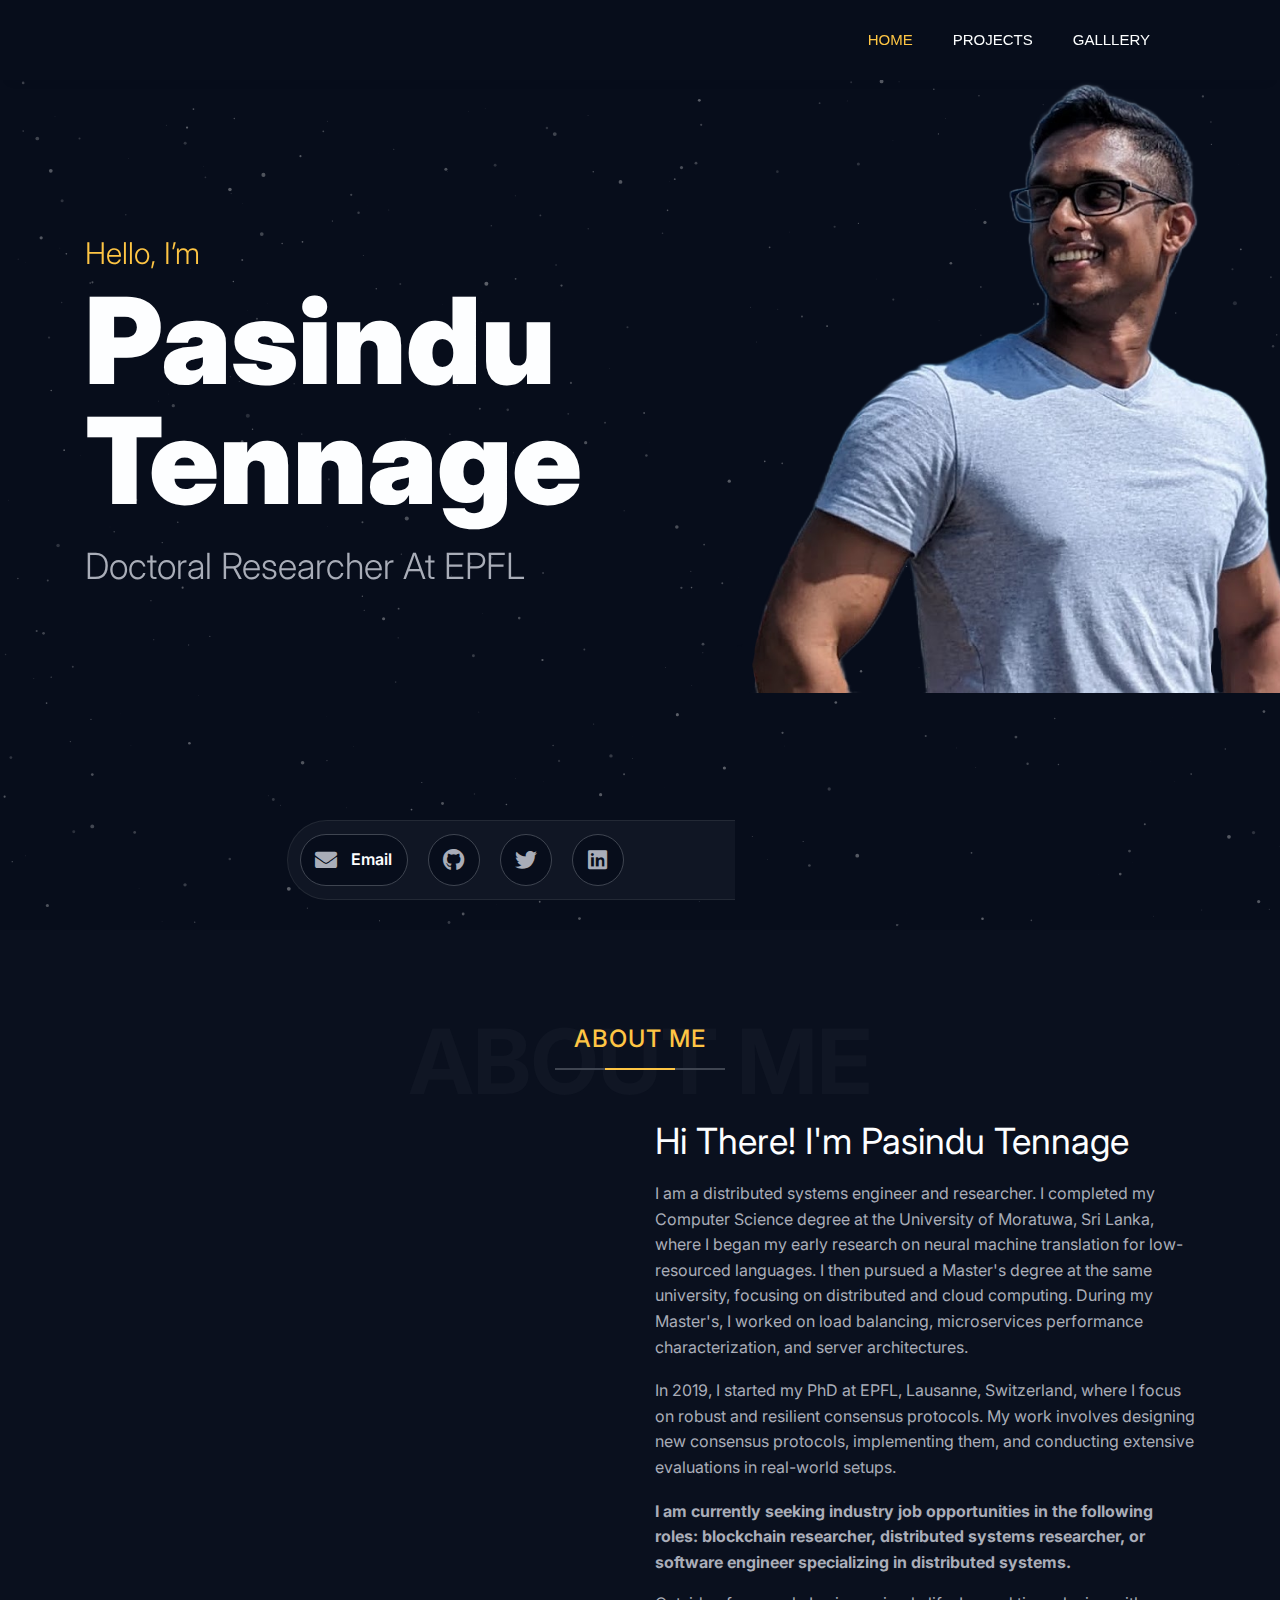
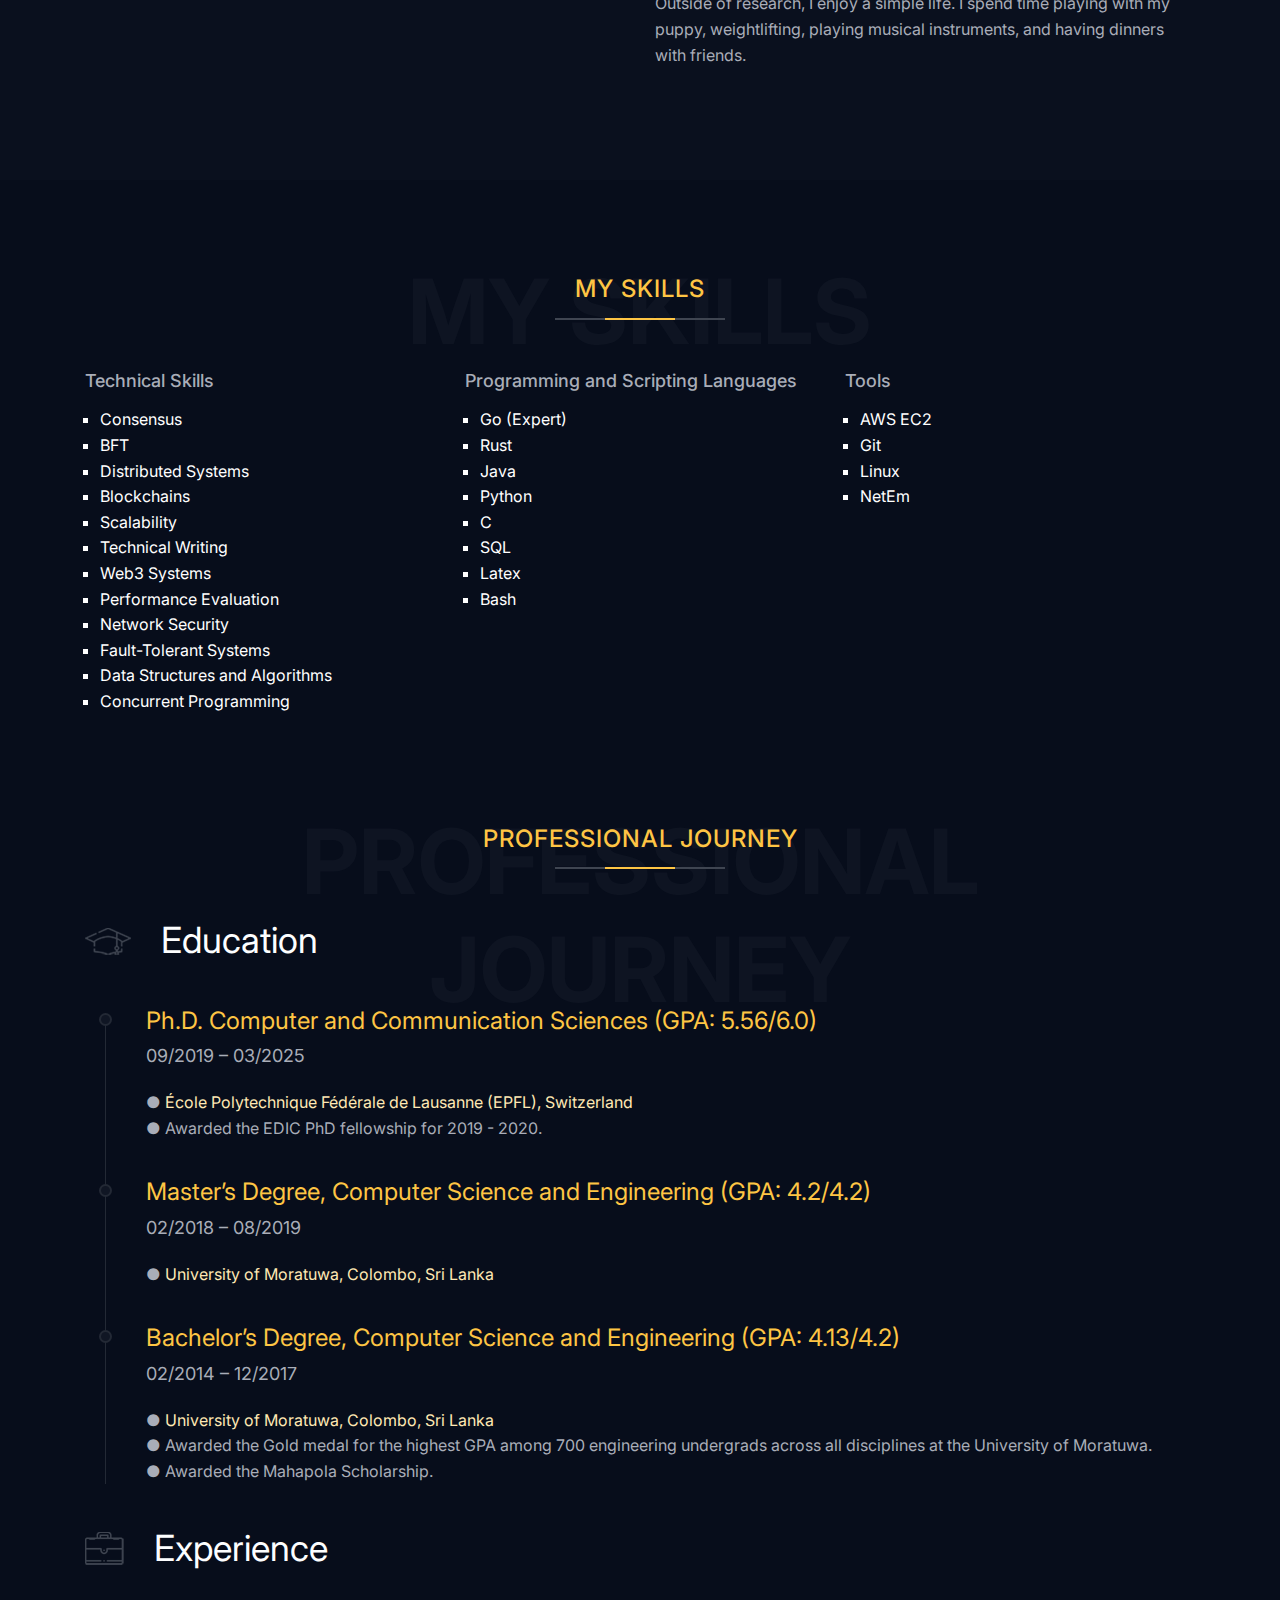
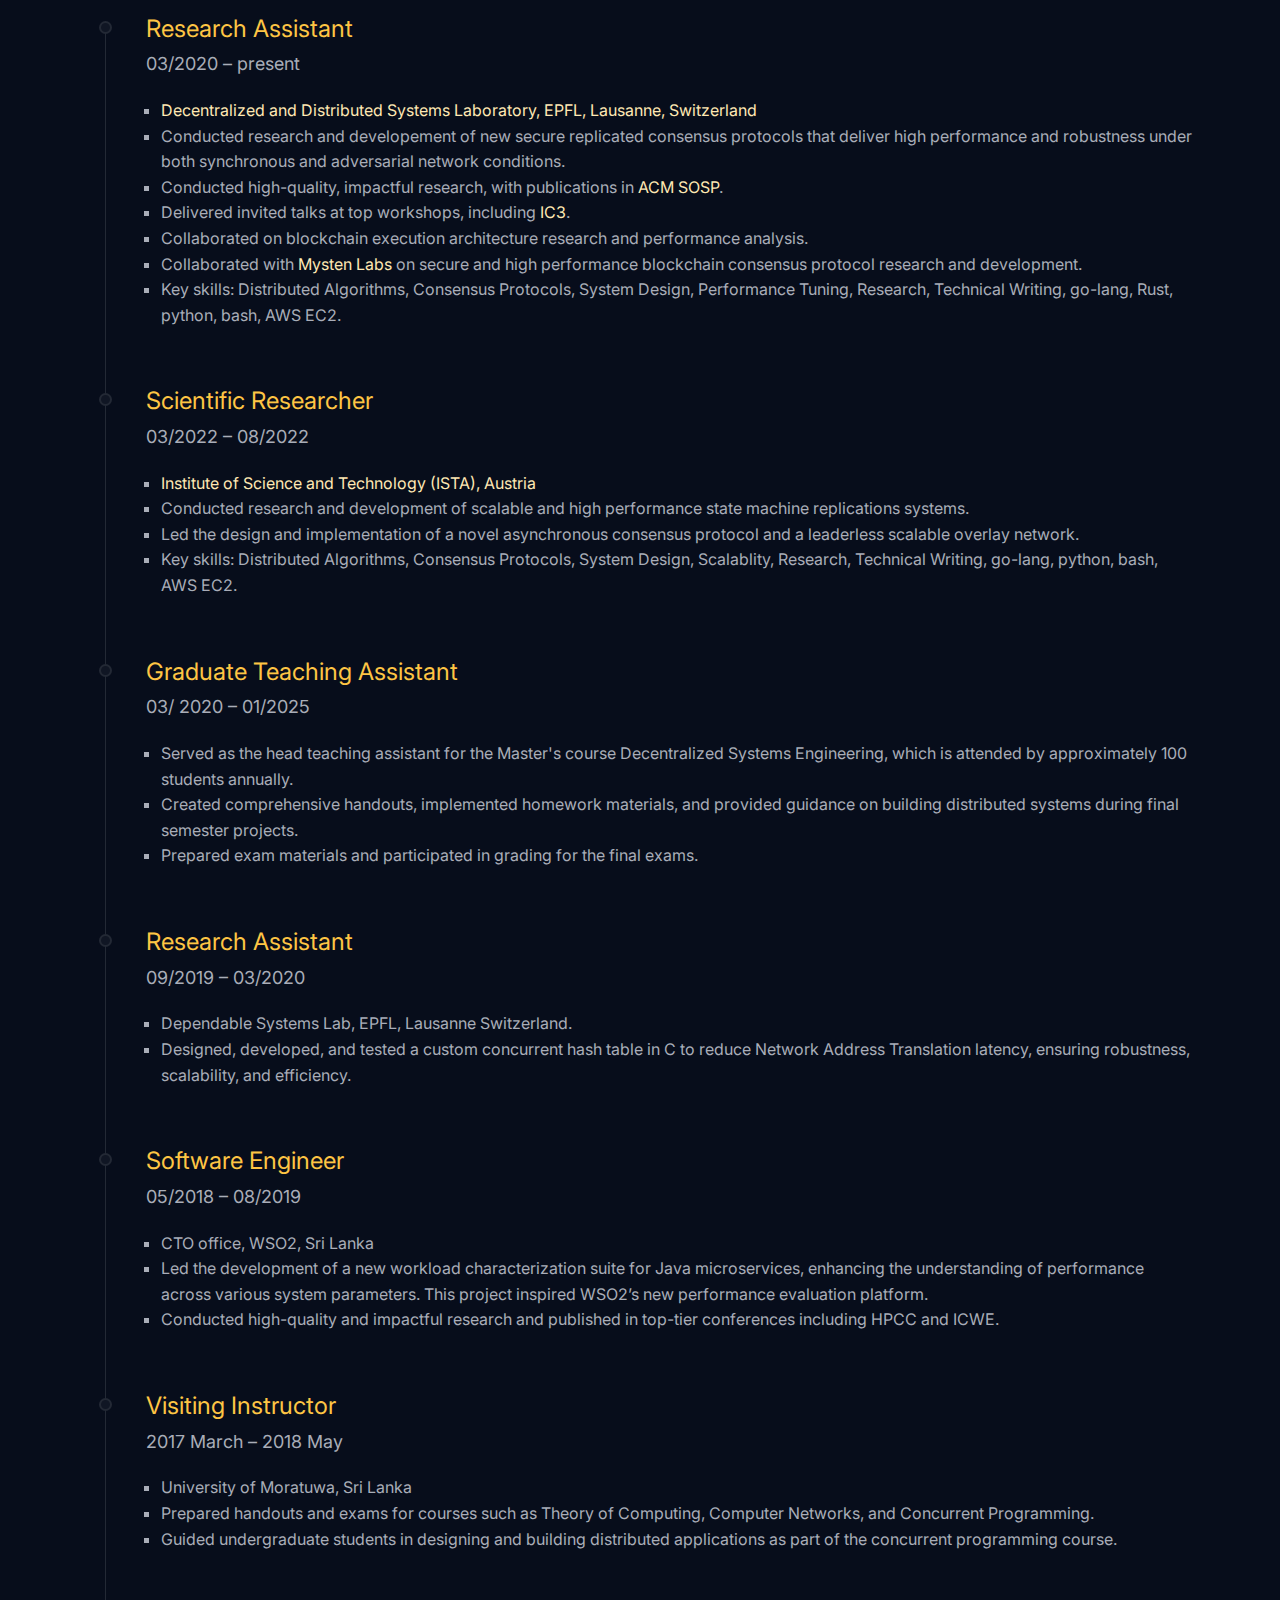
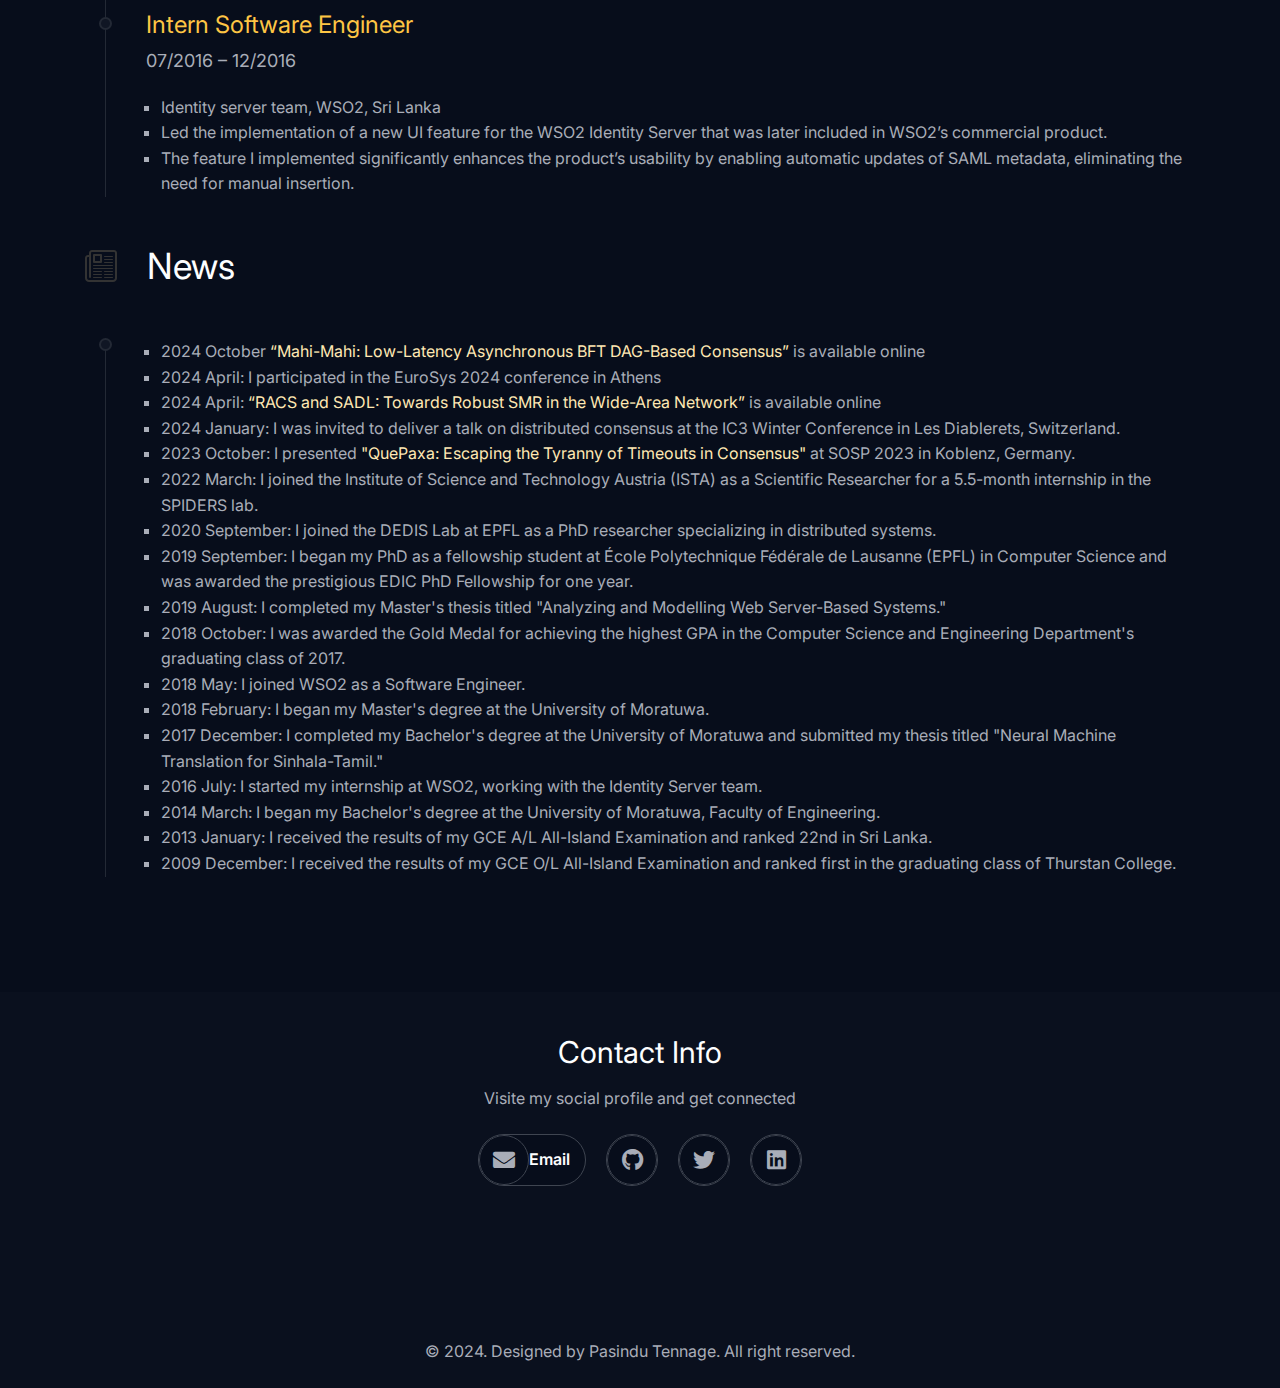
<file: index.html>
<!DOCTYPE html>
<html class="no-js" lang="en">

<head>
  <!-- Meta Tags -->
  <meta charset="utf-8">
  <meta http-equiv="x-ua-compatible" content="ie=edge">
  <meta name="viewport" content="width=device-width, initial-scale=1">
  <meta name="author" content="Laralink">
  <!-- Page Title -->
  <title>Pasindu Tennage - Personal Portfolio</title>
  <!-- Favicon Icon -->
  <link rel="icon" href="assets/img/royal.jpeg" />
  <!-- Stylesheets -->
  <link rel="stylesheet" href="assets/css/bootstrap.min.css" />
  <link rel="stylesheet" href="assets/css/fontawesome.css" />
  <link rel="stylesheet" href="assets/css/slick.css" />
  <link rel="stylesheet" href="assets/css/lightgallery.min.css" />
  <link rel="stylesheet" href="assets/css/animate.css" />
  <link rel="stylesheet" href="assets/css/style.css" />
</head>

<body id="home">
  <!-- Start Header Section -->
  <header class="st-site-header st-style1 st-sticky-header">
    <div class="st-main-header">
      <div class="container">
        <div class="st-main-header-in">
          <div class="st-main-header-left">
          
          </div>
          <div class="st-main-header-right">
            <div class="st-nav">
              <ul class="st-nav-list st-onepage-nav">
                <li><a class="active" href="index.html" >Home</a></li>
                <li><a  href="projects.html" >Projects</a></li>
                <li><a  href="gallery.html" >Galllery</a></li>
              </ul>
            </div>
          </div>
        </div>
      </div>
    </div>
  </header>
  <!-- End Header Section -->

  <!-- Start Hero Seciton -->
  <div class="st-height-b80 st-height-lg-b80"></div>
  <section class="st-hero-wrap st-parallax">
    <div class="st-hero st-style1 st-ripple-version">
      <div class="container">
        <div class="st-hero-text">
          <h3>Hello, I’m</h3>
          <h1>Pasindu <br>Tennage
          </h1>
          <h2>Doctoral Researcher At EPFL</h2>
          <div class="st-hero-btn">
            
          </div>
        </div>
      </div>
    </div>
    <!-- Hero Image - Social Link Group -->
    <div class="st-hero-img st-to-right">
      <img class="wow fadeInRight" src="assets/img/picture-4-t.png" alt="Hero">
      <div class="st-social-group wow fadeInLeft">
        <div class="st-social-link">
          <a href="mailto:pasindu.tennage@gmail.com" class="st-social-btn active">
            <span class="st-social-icon"><i class="fas fa-envelope"></i></span>
            <span class="st-icon-name">Email</span>
          </a>
          <a target="_blank" href="https://github.com/pasindutennage" class="st-social-btn">
            <span class="st-social-icon"><i class="fab fa-github"></i></span>
            <span class="st-icon-name">Github</span>
          </a>
          <a target="_blank" href="https://x.com/PasinduTennage" class="st-social-btn">
            <span class="st-social-icon"><i class="fab fa-twitter"></i></span>
            <span class="st-icon-name">Twitter</span>
          </a>
          <a target="_blank" href="https://www.linkedin.com/in/pasindutennage/" class="st-social-btn">
            <span class="st-social-icon"><i class="fab fa-linkedin"></i></span>
            <span class="st-icon-name">LinkedIn</span>
          </a>
        </div>
      </div>
    </div>
    <div id="particles-js"></div>
  </section>
  <!-- End Hero Seciton -->

  <!-- Start About Seciton -->
  <section id="about" class="st-about-wrap">
    <div class="st-height-b100 st-height-lg-b80"></div>
    <div class="container">
      <div class="st-section-heading st-style1">
        <h4 class="st-section-heading-title">ABOUT ME</h4>
        <h2 class="st-section-heading-subtitle">ABOUT ME</h2>
      </div>
      <div class="st-height-b25 st-height-lg-b25"></div>
    </div>
    <div class="container">
      <div class="row">
        <div class="col-lg-6 wow fadeInLeft">
          <div class="st-about-img-wrap">
            <div class="st-about-img st-dynamic-bg st-bg" data-src="assets/img/about.JPG"></div>
          </div>
          <div class="st-height-b0 st-height-lg-b30"></div>
        </div>
        <div class="col-lg-6">
          <div class="st-vertical-middle">
            <div class="st-vertical-middle-in">
              <div class="st-text-block st-style1">
                <h2 class="st-text-block-title">Hi There! I'm Pasindu Tennage</h2>
                <h4 class="st-text-block-subtitle"></h4>
                <div class="st-text-block-text">
                  <p>I am a distributed systems engineer and researcher. I completed my Computer Science degree at the University of Moratuwa, Sri Lanka, where I began my early research on neural machine translation for low-resourced languages. I then pursued a Master's degree at the same university, focusing on distributed and cloud computing. During my Master's, I worked on load balancing, microservices performance characterization, and server architectures.</p>
                  <p>In 2019, I started my PhD at EPFL, Lausanne, Switzerland, where I focus on robust and resilient consensus protocols. My work involves designing new consensus protocols, implementing them, and conducting extensive evaluations in real-world setups.</p>
                </div>
                <b>I am currently seeking industry job opportunities in the following roles: blockchain researcher, distributed systems researcher, or software engineer specializing in distributed systems.</b>

                <p class="mt-3">Outside of research, I enjoy a simple life. I spend time playing with my puppy, weightlifting, playing musical instruments, and having dinners with friends.</p>
              </div>
            </div>
          </div>
        </div>
      </div>
    </div>
    <div class="st-height-b100 st-height-lg-b80"></div>
  </section>
  <!-- End About Seciton -->

  <!-- Start Skill Seciton -->
  <section class="st-dark-bg">
    <div class="st-height-b100 st-height-lg-b80"></div>
    <div class="container">
      <div class="st-section-heading st-style1">
        <h4 class="st-section-heading-title">MY SKILLS</h4>
        <h2 class="st-section-heading-subtitle">MY SKILLS</h2>
      </div>
      <div class="st-height-b25 st-height-lg-b25"></div>
    </div>

    <div class="container">
          <div class="row">
            <div class="col-lg-4">
              <div class="skills">
                <h5 class=" mb-3 st-resume-timeline-title">Technical Skills</h5>
                  <ul class="text-white">
                    <li>Consensus</li>
                    <li>BFT</li>
                    <li>Distributed Systems</li>
                    <li>Blockchains</li>
                    <li>Scalability</li>
                    <li>Technical Writing</li>
                    <li>Web3 Systems</li>                    
                    <li>Performance Evaluation</li>
                    <li>Network Security</li>
                    <li>Fault-Tolerant Systems</li>
                    <li>Data Structures and Algorithms</li>
                    <li>Concurrent Programming</li>
                  </ul>
              </div>
              <div class="st-height-b0 st-height-lg-b30"></div>
            </div>
            <div class="col-lg-4">
              <div class="skills">
                <h5 class=" mb-3 st-resume-timeline-title">Programming and Scripting Languages</h5>
                  <ul class="text-white">
                    <li>Go (Expert)</li>
                    <li>Rust</li>
                    <li>Java</li>
                    <li>Python</li>
                    <li>C</li>
                    <li>SQL</li>
                    <li>Latex</li>
                    <li>Bash</li>
                  </ul>
              </div>
              <div class="st-height-b0 st-height-lg-b30"></div>
            </div>
            <div class="col-lg-4">
              <div class="skills">
                <h5 class=" mb-3 st-resume-timeline-title">Tools</h5>
                  <ul class="text-white">
                    <li>AWS EC2</li>
                    <li>Git</li>
                    <li>Linux</li>
                    <li>NetEm</li>
                  </ul>
              </div>
              <div class="st-height-b0 st-height-lg-b30"></div>
            </div>
          </div>
    </div>
  </section>
  <!-- End Skill Seciton -->

  <!-- Start Resume Seciton -->
  <section id="resume" class="st-dark-bg">
    <div class="st-height-b100 st-height-lg-b80"></div>
    <div class="container">
      <div class="st-section-heading st-style1">
        <h4 class="st-section-heading-title">Professional Journey</h4>
        <h2 class="st-section-heading-subtitle">Professional Journey</h2>
      </div>
      <div class="st-height-b25 st-height-lg-b25"></div>
    </div>
    <div class="container">
      <div class="row">
        <!-- Education -->
        <div class="col-lg-12">
          <div class="st-height-b0 st-height-lg-b50"></div>
          <div class="st-resume-wrap">
            <div class="st-resume-heading">
              <img src="assets/img/icon/resume-icon2.png" alt="resume-icon">
              <h2 class="st-resume-heading-title">Education</h2>
            </div>
            <div class="st-height-b50 st-height-lg-b30"></div>
        
            <div class="st-resume-timeline-wrap">
              <div class="st-resume-timeline">
                <h3 class="st-resume-timeline-title"> 
                  Ph.D. Computer and Communication Sciences (GPA: 5.56/6.0) </h3>
                <div class="st-resume-timeline-duration">09/2019 – 03/2025</div>
                <div class="st-resume-timeline-text">
                  <p>● <a class="outlink" target="_black" href="https://www.epfl.ch/en/">École Polytechnique Fédérale de Lausanne (EPFL), Switzerland</a>  <br>● Awarded the EDIC PhD fellowship for 2019 - 2020.</p>
                </div>
              </div> <!-- st-resume-timeline -->
              <div class="st-height-b50 st-height-lg-b30"></div>
              <div class="st-resume-timeline">
                <h3 class="st-resume-timeline-title">
                  Master’s Degree, Computer Science and Engineering (GPA: 4.2/4.2) </h3>
                <div class="st-resume-timeline-duration">02/2018 – 08/2019</div>
                <div class="st-resume-timeline-text">
                  <p>● <a class="outlink" target="_black" href="https://uom.lk/">University of Moratuwa, Colombo, Sri Lanka</a></p>
                </div>
              </div> <!-- st-resume-timeline -->
              <div class="st-height-b50 st-height-lg-b30"></div>
              <div class="st-resume-timeline">
                <h3 class="st-resume-timeline-title">
                  Bachelor’s Degree, Computer Science and Engineering (GPA: 4.13/4.2) </h3>
                <div class="st-resume-timeline-duration">02/2014 – 12/2017</div>
                <div class="st-resume-timeline-text">
                  <p>● <a class="outlink" target="_black" href="https://uom.lk/">University of Moratuwa, Colombo, Sri Lanka</a><br> ● Awarded the Gold medal for the highest GPA among 700 engineering undergrads across all disciplines at the University of Moratuwa. <br>● Awarded the Mahapola Scholarship.</p>
                </div>
              </div> <!-- st-resume-timeline -->
            </div> <!-- st-resume-timeline-wrap -->
          </div> <!-- st-resume-wrap -->
        </div> <!-- col-lg-12 -->
        

        <!-- Experience -->
        <div class="col-lg-12">
          <div class="st-resume-wrap">
            <div class="st-height-b50 st-height-lg-b30"></div>
            <div class="st-resume-heading">
              <img src="assets/img/icon/resume-icon1.png" alt="resume-icon">
              <h2 class="st-resume-heading-title">Experience</h2>
            </div>

            <div class="st-height-b50 st-height-lg-b30"></div>

            <div class="st-resume-timeline-wrap">
              <div class="st-resume-timeline">
                <h3 class="st-resume-timeline-title">Research Assistant</h3>
                <div class="st-resume-timeline-duration"> 03/2020 – present</div>
                <div class="st-resume-timeline-text">
                  <ul>
                    <li><a class="outlink" target="_black" href="https://www.epfl.ch/labs/dedis/">Decentralized and Distributed Systems Laboratory, EPFL, Lausanne, Switzerland</a></li>
                    <li>Conducted research and developement of new secure replicated consensus protocols that deliver high performance and robustness under both synchronous and adversarial network conditions.</li>
                    <li>Conducted high-quality, impactful research, with publications in <a class="outlink" target="_black" href="https://sosp2023.mpi-sws.org/">ACM SOSP</a>.</li>
                    <li>Delivered invited talks at top workshops, including <a class="outlink" target="_black" href="https://www.initc3.org/events/2024-01-08-ic3-winter-retreat-2024">IC3</a>.</li>
                    <li>Collaborated on blockchain execution architecture research and performance analysis.</li>
                    <li>Collaborated with <a class="outlink" href="https://www.mystenlabs.com/">Mysten Labs</a> on secure and high performance blockchain consensus protocol research and development.</li>   
                    <li>Key skills: Distributed Algorithms, Consensus Protocols, System Design, Performance Tuning, Research, Technical Writing, go-lang, Rust, python, bash, AWS EC2.</li>
                  </ul>
                </div>
              </div> <!-- st-resume-timeline -->
              <div class="st-height-b50 st-height-lg-b30"></div>
              <div class="st-resume-timeline">
                <h3 class="st-resume-timeline-title">Scientific Researcher</h3>
                <div class="st-resume-timeline-duration">03/2022 – 08/2022</div>
                <div class="st-resume-timeline-text">
                  <ul>
                    <li><a class="outlink" target="_black" href="https://ist.ac.at/en/home/">Institute of Science and Technology (ISTA), Austria</a></li>
                    <li>Conducted research and development of scalable and high performance state machine replications systems.</li>
                    <li>Led the design and implementation of a novel asynchronous consensus protocol and a leaderless scalable overlay network.</li>
                    <li>Key skills: Distributed Algorithms, Consensus Protocols, System Design, Scalablity, Research, Technical Writing, go-lang, python, bash, AWS EC2.</li>
                  </ul>
                </div>
              </div> <!-- st-resume-timeline -->
              <div class="st-height-b50 st-height-lg-b30"></div>
              <div class="st-resume-timeline">
                <h3 class="st-resume-timeline-title">Graduate Teaching Assistant </h3>
                <div class="st-resume-timeline-duration">03/ 2020 – 01/2025</div>
                <div class="st-resume-timeline-text">
                  <ul>
                    <li>Served as the head teaching assistant for the Master's course Decentralized Systems Engineering, which is attended by approximately 100 students annually.</li>
                    <li>Created comprehensive handouts, implemented homework materials, and provided guidance on building distributed systems during final semester projects.</li>
                    <li>Prepared exam materials and participated in grading for the final exams.</li>
                  </ul>
                </div>
              </div> <!-- st-resume-timeline -->
              <div class="st-height-b50 st-height-lg-b30"></div>
              <div class="st-resume-timeline">
                <h3 class="st-resume-timeline-title">Research Assistant </h3>
                <div class="st-resume-timeline-duration">09/2019 – 03/2020</div>
                <div class="st-resume-timeline-text">
                  <ul>
                    <li>Dependable Systems Lab, EPFL, Lausanne Switzerland.</li>
                    <li>Designed, developed, and tested a custom concurrent hash table in C to reduce Network Address Translation latency, ensuring robustness, scalability, and efficiency.</li>
                  </ul>
              </div> <!-- st-resume-timeline -->
               <div class="st-height-b50 st-height-lg-b30"></div>
              <div class="st-resume-timeline">
                <h3 class="st-resume-timeline-title">Software Engineer</h3>
                <div class="st-resume-timeline-duration">05/2018 – 08/2019</div>
                <div class="st-resume-timeline-text">
                  <ul>
                    <li>CTO office, WSO2, Sri Lanka</li>
                    <li>Led the development of a new workload characterization suite for Java microservices, enhancing the understanding of performance across various system parameters. This project inspired WSO2’s new performance evaluation platform.</li>
                    <li>Conducted high-quality and impactful research and published in top-tier conferences including HPCC and ICWE.</li>
                  </ul>
                </div>
              </div> <!-- st-resume-timeline -->
              <div class="st-height-b50 st-height-lg-b30"></div>
              <div class="st-resume-timeline">
                <h3 class="st-resume-timeline-title">Visiting Instructor </h3>
                <div class="st-resume-timeline-duration">2017 March – 2018 May</div>
                <div class="st-resume-timeline-text">
                  <ul>
                    <li>University of Moratuwa, Sri Lanka</li>
                    <li>Prepared handouts and exams for courses such as Theory of Computing, Computer Networks, and Concurrent Programming.</li>
                    <li>Guided undergraduate students in designing and building distributed applications as part of the concurrent programming course.</li>
                  </ul>
                </div>
              </div> <!-- st-resume-timeline -->
              <div class="st-height-b50 st-height-lg-b30"></div>
              <div class="st-resume-timeline">
                <h3 class="st-resume-timeline-title">Intern Software Engineer </h3>
                <div class="st-resume-timeline-duration">07/2016 – 12/2016</div>
                <div class="st-resume-timeline-text">
                  <ul>
                    <li>Identity server team, WSO2, Sri Lanka</li>
                    <li>Led the implementation of a new UI feature for the WSO2 Identity Server that was later included in WSO2’s commercial product.</li>
                    <li>The feature I implemented significantly enhances the product’s usability by enabling automatic updates of SAML metadata, eliminating the need for manual insertion.</li>
                  </ul>
                </div>
              </div> <!-- st-resume-timeline -->
            </div>
          </div>
          <div class="st-resume-heading mt-5">
            <img src="assets/img/icon/news.png" alt="resume-icon">
            <h2 class="st-resume-heading-title">News</h2>
          </div>

          <div class="st-height-b50 st-height-lg-b30"></div>
        
          <div class="st-resume-timeline-wrap">
            <div class="st-resume-timeline">
              <div class="st-resume-timeline-text">
                  <ul>
                    <li>2024 October  <a class="outlink" target="_blank" href="https://arxiv.org/abs/2410.08670">“Mahi-Mahi: Low-Latency Asynchronous BFT DAG-Based Consensus”</a> is available online</li>
                    <li>2024 April: I participated in the EuroSys 2024 conference in Athens</li>
                    <li>2024 April:  <a class="outlink" target="_blank" href="https://arxiv.org/abs/2404.04183">“RACS and SADL: Towards Robust SMR in the Wide-Area Network”</a> is available online</li>
                    <li>2024 January: I was invited to deliver a talk on distributed consensus at the IC3 Winter Conference in Les Diablerets, Switzerland.</li>
                    <li>2023 October: I presented <a class="outlink" target="_blank" href="https://dl.acm.org/doi/10.1145/3600006.3613150">"QuePaxa: Escaping the Tyranny of Timeouts in Consensus"</a> at SOSP 2023 in Koblenz, Germany. </li>
                    <li>2022 March: I joined the Institute of Science and Technology Austria (ISTA) as a Scientific Researcher for a 5.5-month internship in the SPIDERS lab.</li>
                    <li>2020 September: I joined the DEDIS Lab at EPFL as a PhD researcher specializing in distributed systems.</li>
                    <li>2019 September: I began my PhD as a fellowship student at École Polytechnique Fédérale de Lausanne (EPFL) in Computer Science and was awarded the prestigious EDIC PhD Fellowship for one year.</li>
                    <li>2019 August: I completed my Master's thesis titled "Analyzing and Modelling Web Server-Based Systems." </li>
                    <li> 2018 October: I was awarded the Gold Medal for achieving the highest GPA in the Computer Science and Engineering Department's graduating class of 2017.</li>
                    <li>2018 May: I joined WSO2 as a Software Engineer.</li>
                    <li>2018 February: I began my Master's degree at the University of Moratuwa. </li>
                    <li>2017 December: I completed my Bachelor's degree at the University of Moratuwa and submitted my thesis titled "Neural Machine Translation for Sinhala-Tamil."</li>
                    <li>2016 July: I started my internship at WSO2, working with the Identity Server team.</li>
                    <li>2014 March: I began my Bachelor's degree at the University of Moratuwa, Faculty of Engineering.</li>
                    <li>2013 January: I received the results of my GCE A/L All-Island Examination and ranked 22nd in Sri Lanka.</li>
                    <li>2009 December: I received the results of my GCE O/L All-Island Examination and ranked first in the graduating class of Thurstan College.</li>
                  </ul>
              </div>
            </div> <!-- st-resume-timeline -->
          </div> <!-- st-resume-timeline-wrap -->
        </div>
      </div> <!-- row -->
    </div> <!-- container -->    
    <div class="st-height-b100 st-height-lg-b80"></div>
  </section>
  <!-- End Resume Seciton -->


    <!-- Contact Container -->

    <div class="container" id="contact">
      <div class="row">
        <div class="col-lg-8 offset-lg-2 mt-5 text-center">
          <div class="st-height-b0 st-height-lg-b40"></div>
          <h3 class="st-contact-title">Contact Info</h3>
          <div class="st-contact-text">
            Visite my social profile and get connected
          </div>
          <div class="st-contact-info-wrap">
            <div class="st-single-contact-info">
            <div class="st-social-info">
              <div class="st-social-link">
                <a href="mailto:pasindu.tennage@gmail.com" class="st-social-btn active">
                  <span class="st-social-icon"><i class="fas fa-envelope"></i></span>
                  <span class="st-icon-name">Email</span>
                </a>
                <a target="_blank" href="https://github.com/pasindutennage" class="st-social-btn">
                  <span class="st-social-icon"><i class="fab fa-github"></i></span>
                  <span class="st-icon-name">Github</span>
                </a>
                <a target="_blank" href="https://x.com/PasinduTennage" class="st-social-btn">
                  <span class="st-social-icon"><i class="fab fa-twitter"></i></span>
                  <span class="st-icon-name">Twitter</span>
                </a>
                <a target="_blank" href="https://www.linkedin.com/in/pasindutennage/" class="st-social-btn">
                  <span class="st-social-icon"><i class="fab fa-linkedin"></i></span>
                  <span class="st-icon-name">LinkedIn</span>
                </a>
              </div>
            </div>
          </div>
        </div>
      </div>
    </div>
    <div class="st-height-b100 st-height-lg-b80"></div>
  </section>
  <!-- End Contact Seciton -->

  <!-- Start Footer Seciton -->
  <footer>
    <div class="container">
      <div class="st-copyright-wrap text-center">
        <div class="st-copyright-text">© 2024. Designed by Pasindu Tennage. All right reserved.</div>
      </div>
    </div>
  </footer>
  <!-- End Footer Seciton -->

  <!-- Scripts -->
  <script src="assets/js/jquery-1.12.4.min.js"></script>
  <script src="assets/js/jquery.slick.min.js"></script>
  <script src="assets/js/lightgallery.min.js"></script>
  <script src="assets/js/wow.min.js"></script>
  <script src="assets/js/ripples.min.js"></script>
  <script src="assets/js/particles.min.js"></script>
  <script src="assets/js/main.js"></script>
</body>

</html>
</file>
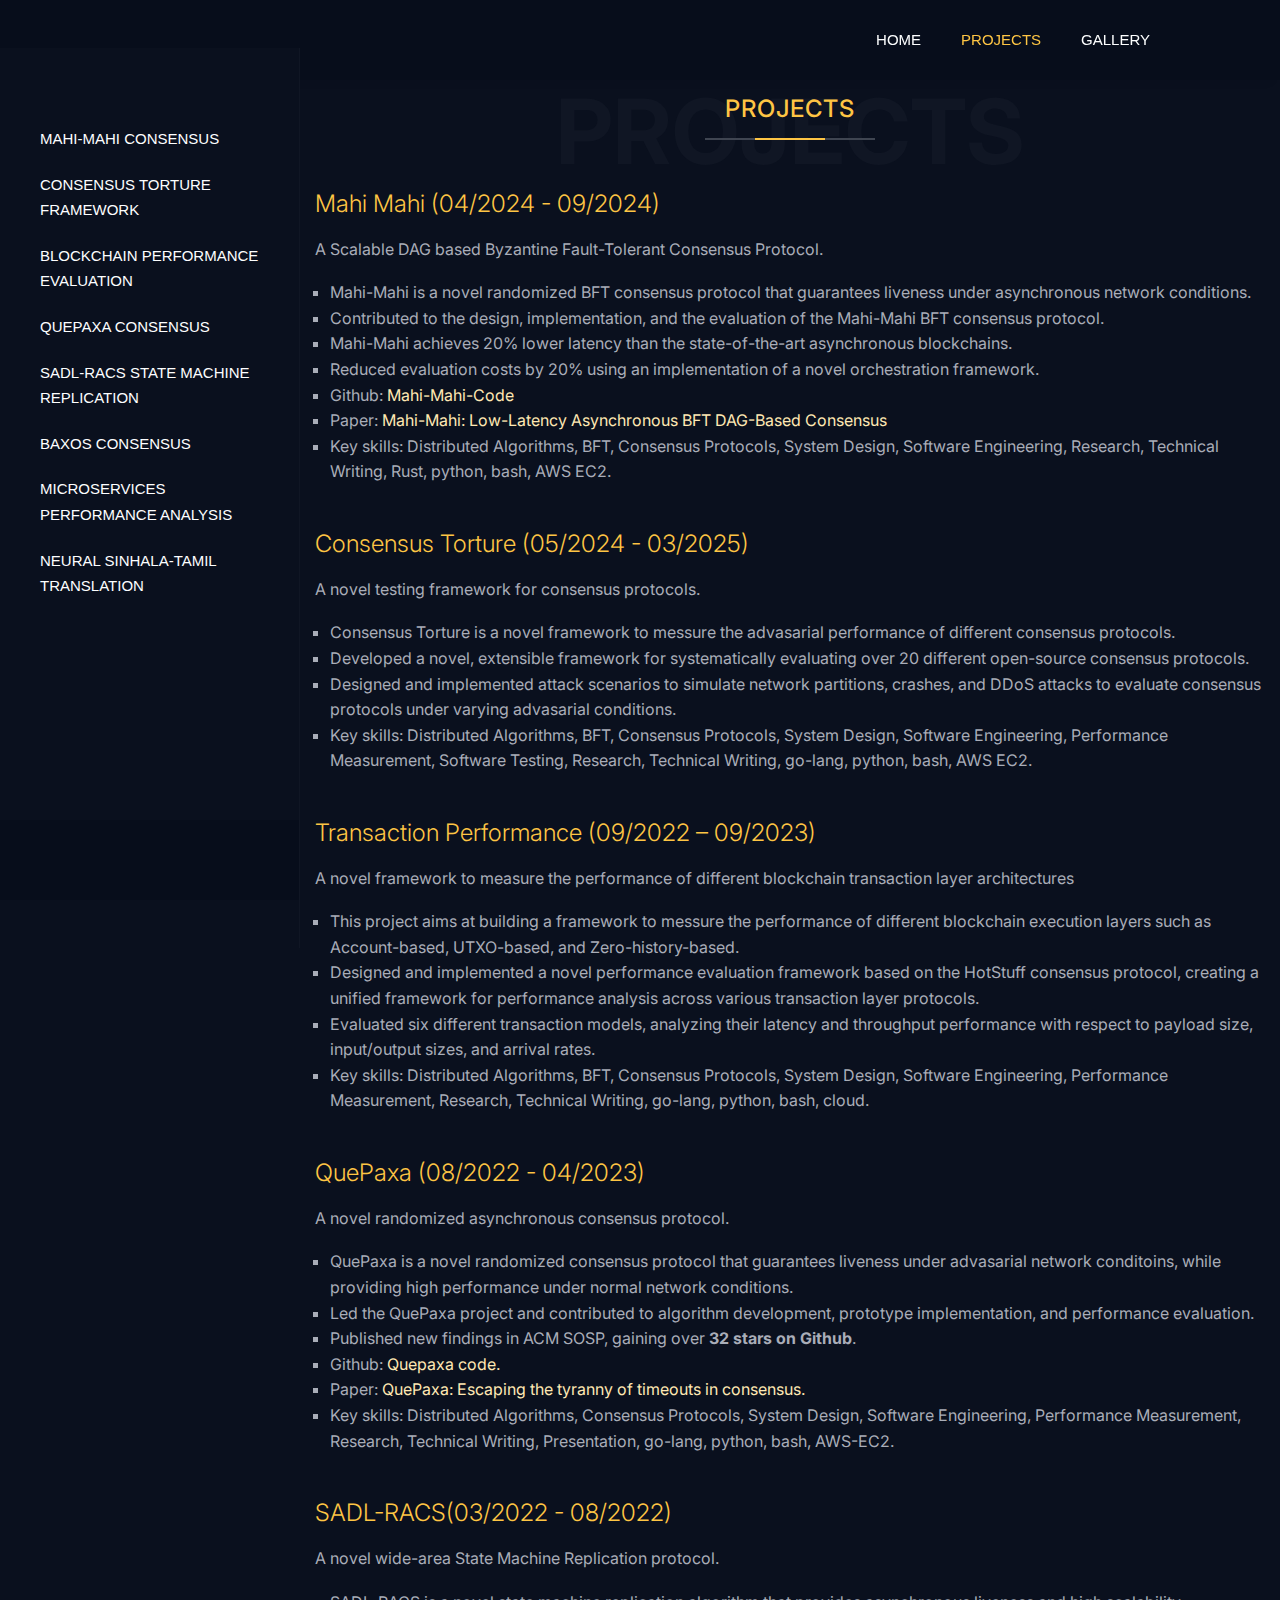
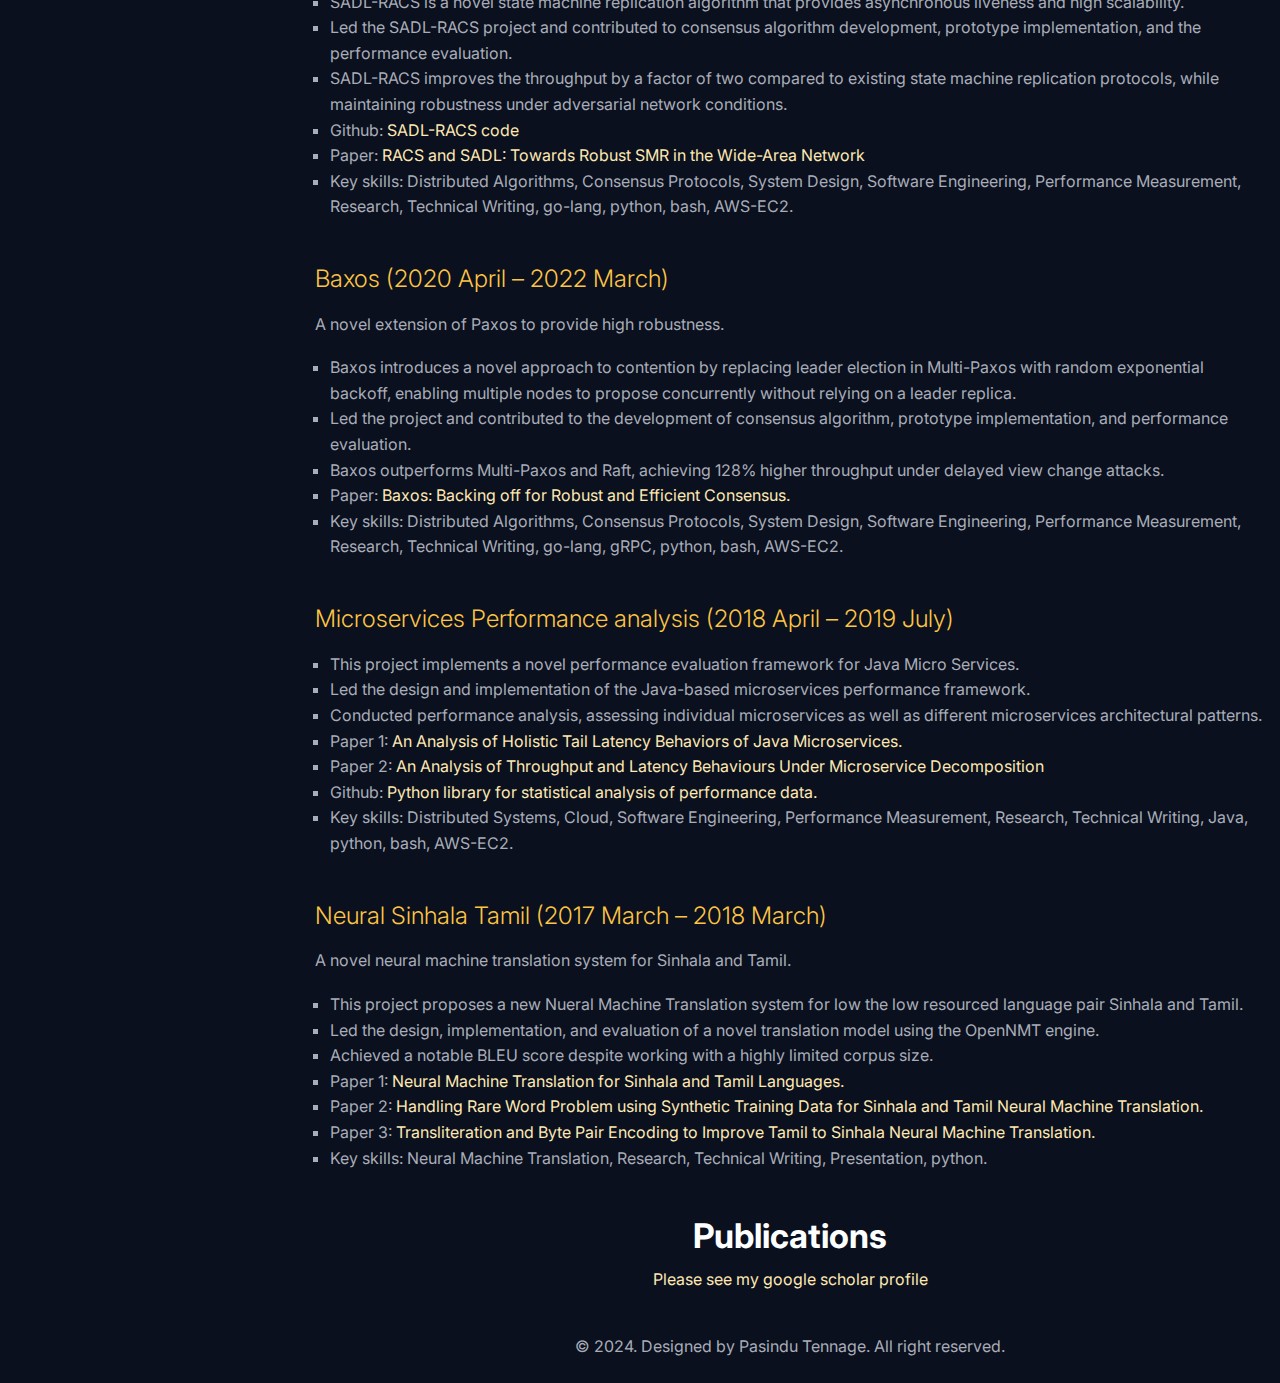
<file: projects.html>
<!DOCTYPE html>
<html class="no-js" lang="en">

<head>
  <!-- Meta Tags -->
  <meta charset="utf-8">
  <meta http-equiv="x-ua-compatible" content="ie=edge">
  <meta name="viewport" content="width=device-width, initial-scale=1">
  <meta name="author" content="Laralink">
  <!-- Page Title -->
  <title>Davis - Personal Portfolio</title>
  <!-- Favicon Icon -->
  <link rel="icon" href="assets/img/favicon.png" />
  <!-- Stylesheets -->
  <link rel="stylesheet" href="assets/css/bootstrap.min.css" />
  <link rel="stylesheet" href="assets/css/fontawesome.css" />
  <link rel="stylesheet" href="assets/css/slick.css" />
  <link rel="stylesheet" href="assets/css/lightgallery.min.css" />
  <link rel="stylesheet" href="assets/css/animate.css" />
  <link rel="stylesheet" href="assets/css/style.css" />
</head>

<body id="home" class="st-get-sidebar">
  <!-- Start Header Section -->
  <header class="st-site-header st-style1 st-sticky-header">
    <div class="st-main-header">
      <div class="container">
        <div class="st-main-header-in">
          <div class="st-main-header-left">
            
          </div>
          <div class="st-main-header-right">
            <div class="st-nav">
              <ul class="st-nav-list st-onepage-nav">
                <li><a class="" href="index.html" >Home</a></li>
                <li><a class="active" href="projects.html" >Projects</a></li>
                <li><a class="" href="gallery.html" >Gallery</a></li>
              </ul>
            </div>
          </div>
        </div>
      </div>
    </div>
  </header>
  <!-- End Header Section -->
  <!--  Site bar -->
  <section id="site-bar" class="mt-5 st-site-header st-style2 ">
    <div class=" st-main-header">
      <div class=" container">
        <div class="mt-5">
          <div class="st-main-header-right">
            <div id="pleft" class="sidebar-nav">
              <ul class="st-nav-list st-onepage-nav">
                <li><a href="#home" class="sidet-smooth-move">Mahi-Mahi Consensus</a></li>
                <li><a href="#Consensus" class="sidet-smooth-move">Consensus Torture Framework</a></li>
                <li><a href="#Transaction" class="sidet-smooth-move">Blockchain Performance Evaluation</a></li>
                <li><a href="#QuePaxa" class="sidet-smooth-move">QuePaxa consensus</a></li>
                <li><a href="#SADL-RACS" class="sidet-smooth-move">SADL-RACS State Machine Replication</a></li>
                <li><a href="#Baxos" class="sidet-smooth-move">Baxos Consensus</a></li>
                <li><a href="#Microservices" class="sidet-smooth-move">Microservices Performance Analysis</a></li>
                <li><a href="#Neural" class="sidet-smooth-move">Neural Sinhala-Tamil Translation</a></li>
              </ul>
            </div>
          </div>
        </div>
      </div>
    </div>
  </section>
  <!-- End Site bar -->

  <!-- Start Hero Seciton -->
  <section class="st-about-wrap">
    <div class="st-height-b100 st-height-lg-b80"></div>
    <div class="container">
      <div class="st-section-heading st-style1">
        <h4 class="st-section-heading-title">Projects</h4>
        <h2 class="st-section-heading-subtitle">Projects</h2>
      </div>
      <div class="st-height-b25 st-height-lg-b25"></div>
    </div>
    <div class="container">
      <div class="st-vertical-middle">
        <div class="st-vertical-middle-in">
          <div class="st-text-block st-style1">
            <h4 class="st-text-block-subtitle">Mahi Mahi (04/2024 - 09/2024)</h4>
            <div class="st-text-block-text">
              <p>A Scalable DAG based Byzantine Fault-Tolerant Consensus Protocol.</p>
              <ul>
                <li>Mahi-Mahi is a novel randomized BFT consensus protocol that guarantees liveness under asynchronous network conditions.</li>
                <li>Contributed to the design, implementation, and the evaluation of the Mahi-Mahi BFT consensus protocol.</li>
                <li>Mahi-Mahi achieves 20% lower latency than the state-of-the-art asynchronous blockchains.</li>
                <li>Reduced evaluation costs by 20% using an implementation of a novel orchestration framework.</li>
                <li>Github: <a class="outlink" target="_black" href="https://github.com/PasinduTennage/mahi-mahi-consensus">Mahi-Mahi-Code</a></li>
                <li>Paper:  <a class="outlink" target="_blank" href="https://arxiv.org/abs/2410.08670">Mahi-Mahi: Low-Latency Asynchronous BFT DAG-Based Consensus</a></li>
                <li>Key skills: Distributed Algorithms, BFT, Consensus Protocols, System Design, Software Engineering, Research, Technical Writing, Rust, python, bash, AWS EC2.</li>
              </ul>
            </div>
          </div>
        </div>
      </div>
    </div>
  </section>
  <!-- End Hero Seciton -->

  <!-- Start About Seciton -->
  <section id="Consensus" class="st-about-wrap">
    <div class="st-height-b30 st-height-lg-b80"></div>
    <div class="container">
      <div class="st-vertical-middle">
        <div class="st-vertical-middle-in">
          <div class="st-text-block st-style1">
            <h4 class="st-text-block-subtitle">Consensus Torture (05/2024 - 03/2025)</h4>
            <div class="st-text-block-text">
              <p>A novel testing framework for consensus protocols.</p>
              <ul>
                <li>Consensus Torture is a novel framework to messure the advasarial performance of different consensus protocols.</li>
                <li>Developed a novel, extensible framework for systematically evaluating over 20 different open-source consensus protocols.</li>
                <li>Designed and implemented attack scenarios to simulate network partitions, crashes, and DDoS attacks to evaluate consensus protocols under varying advasarial conditions.</li>
                <li>Key skills: Distributed Algorithms, BFT, Consensus Protocols, System Design, Software Engineering, Performance Measurement, Software Testing, Research, Technical Writing, go-lang, python, bash, AWS EC2.</li>
              </ul>
            </div>
          </div>
        </div>
      </div>
    </div>
  </section>
  <!-- End About Seciton -->
  <section id="Transaction" class="st-about-wrap">
    <div class="st-height-b30 st-height-lg-b80"></div>
    <div class="container">
      <div class="st-vertical-middle">
        <div class="st-vertical-middle-in">
          <div class="st-text-block st-style1">
            <h4 class="st-text-block-subtitle">Transaction Performance (09/2022 – 09/2023)</h4>
            <div class="st-text-block-text">
              <p>A novel framework to measure the performance of different blockchain transaction layer architectures</p>
              <ul>
                <li>This project aims at building a framework to messure the performance of different blockchain execution layers such as Account-based, UTXO-based, and Zero-history-based.</li>
                <li>Designed and implemented a novel performance evaluation framework based on the HotStuff consensus protocol, creating a unified framework for performance analysis across various transaction layer protocols.</li>
                <li>Evaluated six different transaction models, analyzing their latency and throughput performance with respect to payload size, input/output sizes, and arrival rates.</li>
                <li>Key skills: Distributed Algorithms, BFT, Consensus Protocols, System Design, Software Engineering, Performance Measurement, Research, Technical Writing, go-lang, python, bash, cloud.</li>
              </ul>
            </div>
          </div>
        </div>
      </div>
    </div>
  </section>
  <section id="QuePaxa" class="st-about-wrap">
    <div class="st-height-b30 st-height-lg-b80"></div>
    <div class="container">
      <div class="st-vertical-middle">
        <div class="st-vertical-middle-in">
          <div class="st-text-block st-style1">
            <h4 class="st-text-block-subtitle">QuePaxa (08/2022 - 04/2023)</h4>
            <div class="st-text-block-text">
              <p>A novel randomized asynchronous consensus protocol.</p>
              <ul>
                <li>QuePaxa is a novel randomized consensus protocol that guarantees liveness under advasarial network conditoins, while providing high performance under normal network conditions.</li>
                <li>Led the QuePaxa project and contributed to algorithm development, prototype implementation, and performance evaluation.</li>
                <li>Published new findings in ACM SOSP, gaining over <b>32 stars on Github</b>.</li>
                <li>Github: <a class="outlink" target="_blank" href="https://github.com/dedis/quepaxa">Quepaxa code.</a></li>
                <li>Paper: <a class="outlink" target="_blank" href="https://dl.acm.org/doi/10.1145/3600006.3613150">QuePaxa: Escaping the tyranny of timeouts in consensus.</a></li>
                <li>Key skills: Distributed Algorithms, Consensus Protocols, System Design, Software Engineering, Performance Measurement, Research, Technical Writing, Presentation, go-lang, python, bash, AWS-EC2.</li>
              </ul>
            </div>
          </div>
        </div>
      </div>
    </div>
  </section>
  <section id="SADL-RACS" class="st-about-wrap">
    <div class="st-height-b30 st-height-lg-b80"></div>
    <div class="container">
      <div class="st-vertical-middle">
        <div class="st-vertical-middle-in">
          <div class="st-text-block st-style1">
            <h4 class="st-text-block-subtitle">SADL-RACS(03/2022 - 08/2022)</h4>
            <div class="st-text-block-text">
              <p>A novel wide-area State Machine Replication protocol.</p>
              <ul>
                <li>SADL-RACS is a novel state machine replication algorithm that provides asynchronous liveness and high scalability.</li>
                <li>Led the SADL-RACS project and contributed to consensus algorithm development, prototype implementation, and the performance evaluation.</li>
                <li>SADL-RACS improves the throughput by a factor of two compared to existing state machine replication protocols, while maintaining robustness under adversarial network conditions.</li>
                <li>Github: <a class="outlink" target="_blank" href=" https://github.com/ISTA-SPiDerS/Mandator-Sporades"> SADL-RACS code</a></li>
                <li>Paper: <a class="outlink" target="_blank" href="https://arxiv.org/abs/2404.04183">RACS and SADL: Towards Robust SMR in the Wide-Area Network </a></li>
                <li>Key skills: Distributed Algorithms, Consensus Protocols, System Design, Software Engineering, Performance Measurement, Research, Technical Writing, go-lang, python, bash, AWS-EC2.</li>
              </ul>
            </div>
          </div>
        </div>
      </div>
    </div>
  </section>
  <section id="Baxos" class="st-about-wrap">
    <div class="st-height-b30 st-height-lg-b80"></div>
    <div class="container">
      <div class="st-vertical-middle">
        <div class="st-vertical-middle-in">
          <div class="st-text-block st-style1">
            <h4 class="st-text-block-subtitle">Baxos (2020 April – 2022 March)</h4>
            <div class="st-text-block-text">
              <p>A novel extension of Paxos to provide high robustness.</p>
              <ul>
                <li>Baxos introduces a novel approach to contention by replacing leader election in Multi-Paxos with random exponential backoff, enabling multiple nodes to propose concurrently without relying on a leader replica.</li>
                <li>Led the project and contributed to the development of consensus algorithm, prototype implementation, and performance evaluation.</li>
                <li>Baxos outperforms Multi-Paxos and Raft, achieving 128% higher throughput under delayed view change attacks.</li>
                <li>Paper: <a class="outlink" target="_blank" href="https://arxiv.org/abs/2204.10934"> Baxos: Backing off for Robust and Efficient Consensus.</a></li>
                <li>Key skills: Distributed Algorithms, Consensus Protocols, System Design, Software Engineering, Performance Measurement, Research, Technical Writing, go-lang, gRPC, python, bash, AWS-EC2.</li>
              </ul>
            </div>
          </div>
        </div>
      </div>
    </div>
  </section>
  <section id="Microservices" class="st-about-wrap">
    <div class="st-height-b30 st-height-lg-b80"></div>
    <div class="container">
      <div class="st-vertical-middle">
        <div class="st-vertical-middle-in">
          <div class="st-text-block st-style1">
            <h4 class="st-text-block-subtitle">Microservices Performance analysis (2018 April – 2019 July)</h4>
            <div class="st-text-block-text">
              <ul>
                <li>This project implements a novel performance evaluation framework for Java Micro Services.</li>
                <li>Led the design and implementation of the Java-based microservices performance framework.</li>
                <li>Conducted performance analysis, assessing individual microservices as well as different microservices architectural patterns.</li>
                <li>Paper 1: <a class="outlink" target="_blank" href="https://www.researchgate.net/profile/Malith-Jayasinghe/publication/336255453_An_Analysis_of_Holistic_Tail_Latency_Behaviors_of_Java_Microservices/links/5e1704f6299bf10bc39e199e/An-Analysis-of-Holistic-Tail-Latency-Behaviors-of-Java-Microservices.pdf">An Analysis of Holistic Tail Latency Behaviors of Java Microservices.</a></li>
                <li>Paper 2: <a class="outlink" target="_blank" href="https://www.researchgate.net/profile/Malith-Jayasinghe/publication/342043602_An_Analysis_of_Throughput_and_Latency_Behaviours_Under_Microservice_Decomposition/links/5ff73b4d92851c13fef7bc7a/An-Analysis-of-Throughput-and-Latency-Behaviours-Under-Microservice-Decomposition.pdf">An Analysis of Throughput and Latency Behaviours Under Microservice Decomposition</a></li>
                <li>Github: <a class="outlink" target="_blank" href=" https://github.com/PasinduTennage/python-latency-analysis/blob/master/latency-analyze-python.py"> Python library for statistical analysis of performance data.</a></li>
                <li>Key skills: Distributed Systems, Cloud, Software Engineering, Performance Measurement, Research, Technical Writing, Java, python, bash, AWS-EC2.</li>
              </ul>
            </div>
          </div>
        </div>
      </div>
    </div>
  </section>
  <section id="Neural" class="st-about-wrap">
    <div class="st-height-b30 st-height-lg-b80"></div>
    <div class="container">
      <div class="st-vertical-middle">
        <div class="st-vertical-middle-in">
          <div class="st-text-block st-style1">
            <h4 class="st-text-block-subtitle">Neural Sinhala Tamil (2017 March – 2018 March)</h4>
            <div class="st-text-block-text">
              <p>A novel neural machine translation system for Sinhala and Tamil.</p>
              <ul>
                <li>This project proposes a new Nueral Machine Translation system for low the low resourced language pair Sinhala and Tamil.</li>
                <li>Led the design, implementation, and evaluation of a novel translation model using the OpenNMT engine.</li>
                <li>Achieved a notable BLEU score despite working with a highly limited corpus size.</li>
                <li>Paper 1: <a class="outlink" target="_blank" href="https://www.researchgate.net/profile/Surangika-Ranathunga/publication/323351738_Neural_machine_translation_for_sinhala_and_tamil_languages/links/600e6a9145851553a06b0da0/Neural-machine-translation-for-sinhala-and-tamil-languages.pdf">Neural Machine Translation for Sinhala and Tamil Languages.</a></li>
                <li>Paper 2: <a class="outlink" target="_blank" href="https://aclanthology.org/L18-1261.pdf">Handling Rare Word Problem using Synthetic Training Data for Sinhala and Tamil Neural Machine Translation.</a></li>
                <li>Paper 3: <a class="outlink" target="_blank" href="https://www.researchgate.net/profile/Pasindu-Tennage/publication/327516321_Transliteration_and_Byte_Pair_Encoding_to_Improve_Tamil_to_Sinhala_Neural_Machine_Translation/links/604e9ba392851c2b23cd512f/Transliteration-and-Byte-Pair-Encoding-to-Improve-Tamil-to-Sinhala-Neural-Machine-Translation.pdf">Transliteration and Byte Pair Encoding to Improve Tamil to Sinhala Neural Machine Translation.</a></li>
                <li>Key skills: Neural Machine Translation, Research, Technical Writing, Presentation, python.</li>
              </ul>
            </div>
          </div>
        </div>
      </div>
    </div>
  </section>
  <section class="st-about-wrap">
    <div class="st-height-b30 st-height-lg-b80"></div>
    <div class="container">
      <div class="st-vertical-middle">
        <div class="st-vertical-middle-in">
          <div class="st-text-block st-style1">
            <h2 class=" text-center">Publications</h2>
            <div class="st-text-block-text">
              <p class="text-center"><a class="outlink" target="_blank" href="https://scholar.google.com/citations?user=U3cXWU0AAAAJ&hl=en">Please see my google scholar profile</a></p>
              
            </div>
          </div>
        </div>
      </div>
    </div>
  </section>
  
  

  <!-- Start Footer Seciton -->
  <footer>
    <div class="container">
      <div class="st-copyright-wrap text-center">
        <div class="st-copyright-text">© 2024. Designed by Pasindu Tennage. All right reserved.</div>
      </div>
    </div>
  </footer>
  <!-- End Footer Seciton -->

  <!-- Scripts -->
  <script src="assets/js/jquery-1.12.4.min.js"></script>
  <script src="assets/js/jquery.slick.min.js"></script>
  <script src="assets/js/lightgallery.min.js"></script>
  <script src="assets/js/wow.min.js"></script>
  <script src="assets/js/particles.min.js"></script>
  <script src="assets/js/main.js"></script>
</body>
</html>
</file>
<file: assets/css/style.css>
/**
 Theme Name: Davis
 Author: Laralink
 Version: 1.0.0
 */
/*Google Fonts*/
@import url("https://fonts.googleapis.com/css2?family=Inter:wght@300;400;500;600;700&display=swap");
@import url("https://fonts.googleapis.com/css2?family=Open+Sans&display=swap");
/*--------------------------------------------------------------
>> TABLE OF CONTENTS:
----------------------------------------------------------------
1. Typography
2. Spacing
3. General
4. Preloader
5. Header
6. Button
7. Slider
8. Section Heading
9. Icon box
10. Text Block
11. Text Block
12. Video Block
13. Image Box
14. Funfact
15. Isotope
16. Image Gallery
17. Skill
18. Post
19. Testimonial
20. Contact Form
21. Blog Details
22. Comments
23. Footer

--------------------------------------------------------------*/
/*--------------------------------------------------------------
1. Typography
----------------------------------------------------------------*/
body,
html {
  color: #a9adb8;
  background-color: #0a101e;
  font-family: 'Inter', sans-serif;
  font-size: 16px;
  font-weight: 400;
  line-height: 1.6em;
  overflow-x: hidden;
}

h1,
h2,
h3,
h4,
h3,
h6 {
  clear: both;
  color: #fdfeff;
  padding: 0;
  margin: 0 0 10px 0;
  font-weight: 700;
  line-height: 1.2em;
}

h1 {
  font-size: 40px;
}

h2 {
  font-size: 34px;
}

h3 {
  font-size: 26px;
}

h4 {
  font-size: 22px;
}

h5 {
  font-size: 18px;
}

h6 {
  font-size: 15px;
}

p {
  margin-bottom: 12px;
}

ul {
  margin: 0 0 15px 0;
  padding-left: 15px;
  list-style: square outside none;
}

ol {
  padding-left: 15px;
  margin-bottom: 15px;
}

dfn,
cite,
em,
i {
  font-style: italic;
}

blockquote {
  margin: 0 15px;
}

address {
  margin: 0 0 15px;
}

img {
  border: 0;
  max-width: 100%;
  height: auto;
}
.st-portfolio-item img{
  border: 0;
  max-width: 100%;
}

a {
  color: inherit;
  -webkit-transition: all 0.3s ease;
  transition: all 0.3s ease;
}

a:hover {
  text-decoration: none;
  color: inherit;
}

a.outlink {
  color: #ffe8b3;
}

@media screen and (max-width: 991px) {
  body, html {
    font-size: 14px;
  }
}

/*--------------------------------------------------------------
2. Spacing
----------------------------------------------------------------*/
@media screen and (min-width: 992px) {
  .st-height-b0 {
    height: 0px;
  }
  .st-height-b5 {
    height: 5px;
  }
  .st-height-b10 {
    height: 10px;
  }
  .st-height-b15 {
    height: 15px;
  }
  .st-height-b20 {
    height: 20px;
  }
  .st-height-b25 {
    height: 25px;
  }
  .st-height-b30 {
    height: 30px;
  }
  .st-height-b35 {
    height: 35px;
  }
  .st-height-b40 {
    height: 40px;
  }
  .st-height-b45 {
    height: 45px;
  }
  .st-height-b50 {
    height: 50px;
  }
  .st-height-b55 {
    height: 55px;
  }
  .st-height-b60 {
    height: 60px;
  }
  .st-height-b65 {
    height: 65px;
  }
  .st-height-b70 {
    height: 70px;
  }
  .st-height-b75 {
    height: 75px;
  }
  .st-height-b80 {
    height: 80px;
  }
  .st-height-b85 {
    height: 85px;
  }
  .st-height-b90 {
    height: 90px;
  }
  .st-height-b95 {
    height: 95px;
  }
  .st-height-b100 {
    height: 100px;
  }
  .st-height-b105 {
    height: 105px;
  }
  .st-height-b110 {
    height: 110px;
  }
  .st-height-b115 {
    height: 115px;
  }
  .st-height-b120 {
    height: 120px;
  }
  .st-height-b125 {
    height: 125px;
  }
  .st-height-b130 {
    height: 130px;
  }
  .st-height-b135 {
    height: 135px;
  }
  .st-height-b140 {
    height: 140px;
  }
  .st-height-b145 {
    height: 145px;
  }
  .st-height-b150 {
    height: 150px;
  }
  .st-height-b155 {
    height: 155px;
  }
  .st-height-b160 {
    height: 160px;
  }
  .st-height-b165 {
    height: 165px;
  }
  .st-height-b170 {
    height: 170px;
  }
  .st-height-b175 {
    height: 175px;
  }
  .st-height-b180 {
    height: 180px;
  }
  .st-height-b185 {
    height: 185px;
  }
  .st-height-b190 {
    height: 190px;
  }
  .st-height-b195 {
    height: 195px;
  }
  .st-height-b200 {
    height: 200px;
  }
  .st-height-b205 {
    height: 205px;
  }
  .st-height-b210 {
    height: 210px;
  }
}


@media screen and (max-width: 991px) {
  .st-height-lg-b0 {
    height: 0px;
  }
  .st-height-lg-b5 {
    height: 5px;
  }
  .st-height-lg-b10 {
    height: 10px;
  }
  .st-height-lg-b15 {
    height: 15px;
  }
  .st-height-lg-b20 {
    height: 20px;
  }
  .st-height-lg-b25 {
    height: 25px;
  }
  .st-height-lg-b30 {
    height: 30px;
  }
  .st-height-lg-b35 {
    height: 35px;
  }
  .st-height-lg-b40 {
    height: 40px;
  }
  .st-height-lg-b45 {
    height: 45px;
  }
  .st-height-lg-b50 {
    height: 50px;
  }
  .st-height-lg-b55 {
    height: 55px;
  }
  .st-height-lg-b60 {
    height: 60px;
  }
  .st-height-lg-b65 {
    height: 65px;
  }
  .st-height-lg-b70 {
    height: 70px;
  }
  .st-height-lg-b75 {
    height: 75px;
  }
  .st-height-lg-b80 {
    height: 13px;
  }
  .st-height-lg-b85 {
    height: 85px;
  }
  .st-height-lg-b90 {
    height: 90px;
  }
  .st-height-lg-b95 {
    height: 95px;
  }
  .st-height-lg-b100 {
    height: 100px;
  }
  .st-height-lg-b105 {
    height: 105px;
  }
  .st-height-lg-b110 {
    height: 110px;
  }
  .st-height-lg-b115 {
    height: 115px;
  }
  .st-height-lg-b120 {
    height: 120px;
  }
  .st-height-lg-b125 {
    height: 125px;
  }
  .st-height-lg-b130 {
    height: 130px;
  }
  .st-height-lg-b135 {
    height: 135px;
  }
  .st-height-lg-b140 {
    height: 140px;
  }
  .st-height-lg-b145 {
    height: 145px;
  }
  .st-height-lg-b150 {
    height: 150px;
  }
  .st-height-lg-b155 {
    height: 155px;
  }
  .st-height-lg-b160 {
    height: 160px;
  }
  .st-height-lg-b165 {
    height: 165px;
  }
  .st-height-lg-b170 {
    height: 170px;
  }
  .st-height-lg-b175 {
    height: 175px;
  }
  .st-height-lg-b180 {
    height: 180px;
  }
  .st-height-lg-b185 {
    height: 185px;
  }
  .st-height-lg-b190 {
    height: 190px;
  }
  .st-height-lg-b195 {
    height: 195px;
  }
  .st-height-lg-b200 {
    height: 200px;
  }
  .st-height-lg-b205 {
    height: 205px;
  }
  .st-height-lg-b210 {
    height: 210px;
  }
}

/*--------------------------------------------------------------
3. General
----------------------------------------------------------------*/
.st-mp0 {
  list-style: none;
  margin: 0;
  padding: 0;
}

.st-flex-center {
  display: -webkit-box;
  display: -ms-flexbox;
  display: flex;
  -webkit-box-align: center;
      -ms-flex-align: center;
          align-items: center;
  -webkit-box-pack: center;
      -ms-flex-pack: center;
          justify-content: center;
}

.st-zoom {
  position: relative;
  overflow: hidden;
}

.st-zoom .st-zoom-in {
  -webkit-transition: all 0.4s ease-in-out;
  transition: all 0.4s ease-in-out;
}

.st-zoom:hover .st-zoom-in {
  -webkit-transform: scale(1.07);
          transform: scale(1.07);
}

.st-vertical-middle {
  display: -webkit-box;
  display: -ms-flexbox;
  display: flex;
  -webkit-box-align: center;
      -ms-flex-align: center;
          align-items: center;
  height: 100%;
}

.st-vertical-middle .st-vertical-middle-in {
  width: 100%;
}

.st-bg {
  background-repeat: no-repeat;
  background-position: center center;
  background-size: cover;
}

.st-content {
  position: relative;
  z-index: 10;
  overflow-x: hidden;
}

.st-sticky-footer {
  width: 100%;
  position: fixed;
  bottom: 0;
  left: 0;
  overflow: hidden;
}

.st-single-info-details {
  text-align: center;
  display: flex;
  flex-direction: column;
  justify-content: center;
  align-items: center;
}

.st-dark-bg {
  background-color: #070d1b;
}

.st-gray-bg {
  background-color: #b8b8b8;
}

.st-gray-overlay {
  position: relative;
}

.st-gray-overlay:before {
  content: '';
  position: absolute;
  left: 0;
  top: 0;
  height: 100%;
  width: 100%;
  background-color: rgba(184, 184, 184, 0.86);
}

.st-gray-overlay .container {
  position: relative;
  z-index: 1;
}

hr {
  margin: 0;
  width: 100%;
  border-color: #000000;
}

.st-fixed-bg {
  background-attachment: fixed;
}

@media screen and (max-width: 991px) {
  .st-content {
    margin: 0 !important;
  }
  .st-vertical-middle {
    display: block;
  }
}

/*--------------------------------------------------------------
5. Header
----------------------------------------------------------------*/
.st-site-header.st-style1 {
  background-color: rgba(7, 13, 27, 0.9);
  -webkit-box-shadow: 0 10px 10px -10px rgba(7, 13, 27, 0.1);
          box-shadow: 0 10px 10px -10px rgba(7, 13, 27, 0.1);
  -webkit-transition: all 0.4s ease;
  transition: all 0.4s ease;
}

.st-site-header.st-style1 .st-main-header-in {
  display: -webkit-box;
  display: -ms-flexbox;
  display: flex;
  -webkit-box-align: center;
      -ms-flex-align: center;
          align-items: center;
  -ms-flex-wrap: wrap;
      flex-wrap: wrap;
  -webkit-box-pack: justify;
      -ms-flex-pack: justify;
          justify-content: space-between;
  height: 80px;
}

.st-site-header.st-style1.st-transparent-header {
  background-color: transparent;
  -webkit-box-shadow: none;
          box-shadow: none;
}

.st-site-header.st-style1.st-sticky-active {
  background-color: #070d1b;
  -webkit-box-shadow: 0 10px 10px -10px rgba(7, 13, 27, 0.1);
          box-shadow: 0 10px 10px -10px rgba(7, 13, 27, 0.1);
}

@media screen and (max-width: 991px) {
  .st-main-header .container {
    max-width: 100%;
  }
  .st-site-header.st-style1 {
    background-color: #070d1b;
  }
}

.st-nav ul {
  margin: 0;
  padding: 0;
  list-style: none;
}

.st-main-header {
  position: relative;
}

@media screen and (min-width: 992px) {
  .st-nav {
    display: -webkit-box;
    display: -ms-flexbox;
    display: flex;
  }
  .st-nav .st-nav-list {
    display: -webkit-box !important;
    display: -ms-flexbox !important;
    display: flex !important;
    -ms-flex-wrap: wrap;
        flex-wrap: wrap;
  }
  .st-nav .st-nav-list > li {
    margin-right: 40px;
  }
  .st-nav .st-nav-list > li:last-child {
    margin-right: 45px;
  }
  .st-nav .st-nav-list > li > a {
    padding: 15px 0;
    font-size: 15px;
    display: inline-block;
    color: #fdfeff;
    text-transform: uppercase;
    font-family: 'Roboto', sans-serif;
    font-weight: 500;
  }
  .st-nav .st-nav-list > li > a.active {
    color: #fec544;
  }
  .st-nav .sp-phone {
    display: -webkit-box;
    display: -ms-flexbox;
    display: flex;
    -webkit-box-align: center;
        -ms-flex-align: center;
            align-items: center;
    padding-left: 45px;
    position: relative;
  }
  .st-nav .sp-phone::before {
    content: '';
    position: absolute;
    height: 11px;
    width: 1px;
    background: white;
    left: 0px;
  }
  .st-nav .sp-phone svg {
    fill: #ffffff;
    width: 15px;
  }
  .st-nav .sp-phone .sp-phone-no {
    padding-left: 15px;
    color: #fec544;
  }
  .st-munu-toggle,
  .st-munu-dropdown-toggle {
    display: none;
  }
}

@media screen and (max-width: 991px) {
  .st-munu-dropdown-toggle {
    position: absolute;
    height: 30px;
    width: 30px;
    right: 20px;
    top: 5px;
  }
  .st-munu-dropdown-toggle:before, .st-munu-dropdown-toggle:after {
    content: '';
    display: block;
    position: absolute;
    left: 50%;
    top: 50%;
    -webkit-transform: translate(-50%, -50%);
            transform: translate(-50%, -50%);
    height: 2px;
    width: 10px;
    background-color: #fdfeff;
    -webkit-transition: all 0.3s ease;
    transition: all 0.3s ease;
  }
  .st-munu-dropdown-toggle:before {
    -webkit-transform: translate(-50%, -50%) rotate(90deg);
            transform: translate(-50%, -50%) rotate(90deg);
  }
  .st-munu-dropdown-toggle.active:before {
    -webkit-transform: translate(-50%, -50%) rotate(0deg);
            transform: translate(-50%, -50%) rotate(0deg);
  }
  .st-nav .st-nav-list {
    position: absolute;
    width: 100vw;
    left: 0;
    background-color: #070d1b;
    padding: 10px 0;
    display: none;
    top: 100%;
    border-top: 1px solid #101624;
    border-bottom: 1px solid #101624;
    overflow: auto;
    max-height: calc(100vh - 80px);
  }
  .st-nav .st-nav-list ul {
    padding-left: 15px;
    display: none;
  }
  .st-nav .st-nav-list a {
    display: block;
    padding: 8px 20px;
  }
  .st-nav .menu-item-has-children {
    position: relative;
  }
  .st-nav .sp-phone {
    display: none;
  }
  /*Mobile Menu Button*/
  .st-munu-toggle {
    position: relative;
    display: inline-block;
    width: 28px;
    height: 27px;
    margin: 15px 0px 15px 0px;
    cursor: pointer;
  }
  /*Mobile Menu Button*/
  .sidebar-nav .st-munu-toggle {
    position: relative;
    display: none;
    width: 28px;
    height: 27px;
    margin: 15px 0px 15px 0px;
    cursor: pointer;
  }
  .st-munu-toggle span,
  .st-munu-toggle span:before,
  .st-munu-toggle span:after {
    width: 100%;
    height: 2px;
    background-color: #666;
    display: block;
  }
  .st-munu-toggle span {
    margin: 0 auto;
    position: relative;
    top: 12px;
    -webkit-transition-duration: 0s;
            transition-duration: 0s;
    -webkit-transition-delay: 0.2s;
            transition-delay: 0.2s;
  }
  .st-munu-toggle span:before {
    content: '';
    position: absolute;
    margin-top: -8px;
    -webkit-transition-property: margin, -webkit-transform;
    transition-property: margin, -webkit-transform;
    transition-property: margin, transform;
    transition-property: margin, transform, -webkit-transform;
    -webkit-transition-duration: 0.2s;
            transition-duration: 0.2s;
    -webkit-transition-delay: 0.2s, 0s;
            transition-delay: 0.2s, 0s;
  }
  .st-munu-toggle span:after {
    content: '';
    position: absolute;
    margin-top: 8px;
    -webkit-transition-property: margin, -webkit-transform;
    transition-property: margin, -webkit-transform;
    transition-property: margin, transform;
    transition-property: margin, transform, -webkit-transform;
    -webkit-transition-duration: 0.2s;
            transition-duration: 0.2s;
    -webkit-transition-delay: 0.2s, 0s;
            transition-delay: 0.2s, 0s;
  }
  .st-toggle-active span {
    background-color: rgba(0, 0, 0, 0);
    -webkit-transition-delay: 0.2s;
            transition-delay: 0.2s;
  }
  .st-toggle-active span:before {
    margin-top: 0;
    -webkit-transform: rotate(45deg);
            transform: rotate(45deg);
    -webkit-transition-delay: 0s, 0.2s;
            transition-delay: 0s, 0.2s;
  }
  .st-toggle-active span:after {
    margin-top: 0;
    -webkit-transform: rotate(-45deg);
            transform: rotate(-45deg);
    -webkit-transition-delay: 0s, 0.2s;
            transition-delay: 0s, 0.2s;
  }
}

.st-sticky-header {
  position: fixed;
  z-index: 200;
  width: 100%;
  top: 0;
  left: 0;
}

.st-site-header.st-style2 .st-header-author {
  height: 190px;
  width: 190px;
  border-radius: 50%;
  border: 6px solid rgba(255, 255, 255, 0.1);
  margin: auto;
}

.st-site-header.st-style2 .st-header-author img {
  border-radius: inherit;
  height: 100%;
  width: 100%;
  -o-object-fit: cover;
     object-fit: cover;
}

@media screen and (min-width: 991px) {
  .st-site-header.st-style2 {
    width: 300px;
    background: #0A101E;
    height: 100vh;
    border-right: 1px solid #101624;
    overflow: auto;

  }

  .st-site-header.st-style2 .st-nav {
    -webkit-box-orient: vertical;
    -webkit-box-direction: normal;
        -ms-flex-direction: column;
            flex-direction: column;
  }
  .st-site-header.st-style2 .st-nav .st-nav-list {
    -webkit-box-orient: vertical;
    -webkit-box-direction: normal;
        -ms-flex-direction: column;
            flex-direction: column;
  }
  .st-site-header.st-style2 .st-nav .st-nav-list > li {
    margin-right: 0;
  }
  .st-site-header.st-style2 .st-nav .st-nav-list > li > a {
    padding: 10px 0;
  }
  .st-site-header.st-style2 .st-main-header {
    position: relative;
    padding: 20px 25px 30px;
  }
  .st-site-header.st-style2 .st-main-header:after {
    content: '';
    position: fixed;
    height: 80px;
    width: 299px;
    left: 0;
    bottom: 0;
    background-color: #070d1b;
  }
  .st-site-header.st-style2 .st-social-btn.st-style1 {
    position: fixed;
    bottom: 40px;
    left: 40px;
  }
  .st-site-header.st-style2 .st-social-btn.st-style1 li {
    color: #0a101e;
    margin-right: 20px;
    font-size: 18px;
  }
  .st-site-header.st-style2 .st-social-btn.st-style1 li:last-child {
    margin-right: 0;
  }
  .st-site-header.st-style2 .st-social-btn.st-style1 li a:hover {
    color: #070d1b;
  }
  .st-site-header.st-style2 .st-main-header-left {
    margin-bottom: 24px;
  }
  .st-site-header.st-style2 .st-btn.st-style1 {
    margin-top: 20px;
    font-size: 14px;
    padding: 0.6em 1.3em;
  }
  .st-site-header.st-style2 .st-hero-btn {
    margin-top: 22px;
  }
  .st-site-header.st-style2 .st-main-header-left {
    margin-left: -40px;
    margin-right: -40px;
    border-bottom: 1px solid #101624;
    padding-bottom: 40px;
  }
  .st-get-sidebar {
    padding-left: 300px;
  }
  .st-get-sidebar .st-sticky-footer {
    left: 300px;
    max-width: calc(100% - 300px);
  }
}

@media screen and (max-width: 991px) {
  .st-site-header .st-btn,
  .st-site-header.st-style2 .st-opening-hr,
  .st-site-header.st-style2 .st-social-btn.st-style1 {
    display: none !important;
  }
  .st-site-header.st-style2 {
    background-color: #070d1b;
    border-bottom: 1px solid #101624;
  }
  .st-site-header.st-style2 .st-nav {
    display: -webkit-box;
    display: -ms-flexbox;
    display: flex;
  }
  .st-site-header.st-style2 .st-main-header-in {
    display: -webkit-box;
    display: -ms-flexbox;
    display: flex;
    -webkit-box-align: center;
        -ms-flex-align: center;
            align-items: center;
    -webkit-box-pack: justify;
        -ms-flex-pack: justify;
            justify-content: space-between;
    height: 70px;
  }
  .st-site-header.st-style2 .st-header-author {
    height: 50px;
    width: 50px;
    border: 2px solid rgba(255, 255, 255, 0.1);
  }
}

/*--------------------------------------------------------------
8. Slider
-
---------------------------------------------------------------*/
.st-hero-wrap {
  position: relative;
  height: 850px;
  background-color: #070d1b;
}

.st-hero-wrap img {
  width: 100%;
  height: auto;
  -o-object-fit: cover;
     object-fit: cover;
}

.st-hero-wrap .st-hero-img {
  position: absolute;
  right: 4%;
  top: 0;
  height: 100%;
  width: 45%;
  z-index: 11;
}

.st-hero.st-style1 {
  height: 710px;
  display: -webkit-box;
  display: -ms-flexbox;
  display: flex;
  -webkit-box-align: center;
      -ms-flex-align: center;
          align-items: center;
  -webkit-box-pack: center;
      -ms-flex-pack: center;
          justify-content: center;
  -ms-flex-wrap: wrap;
      flex-wrap: wrap;
  position: relative;
  overflow: hidden;
  z-index: 11;
}

.st-hero.st-style1 .st-hero-text h1 {
  font-size: 120px;
  margin-bottom: 24px;
  font-weight: 900;
  color: #fdfeff;
  line-height: 1;
}

.st-hero.st-style1 .st-hero-text h2 {
  font-size: 36px;
  margin-bottom: 41px;
  font-weight: 300;
  color: #a9adb8;
}

.st-hero.st-style1 .st-hero-text h3 {
  font-size: 30px;
  margin-top: -6px;
  margin-bottom: 10px;
  font-weight: 300;
  color: #fec544;
}

.st-social-group {
  background-color: #101624;
  border: 1px solid #232935;
  border-right: 0;
  border-radius: 50px 0 0 50px;
  height: 80px;
  width: 448px;
  display: -webkit-box;
  display: -ms-flexbox;
  display: flex;
  -webkit-box-align: center;
      -ms-flex-align: center;
          align-items: center;
  position: absolute;
  bottom: 30px;
  padding-left: 12px;
  right: 100%;
}

.st-hero.st-style2 {
  height: 100vh;
  display: -webkit-box;
  display: -ms-flexbox;
  display: flex;
  -webkit-box-pack: center;
      -ms-flex-pack: center;
          justify-content: center;
  -webkit-box-align: center;
      -ms-flex-align: center;
          align-items: center;
  text-align: center;
  position: relative;
  overflow: hidden;
  background-color: #070d1b;
}

.st-hero.st-style2 .container {
  position: relative;
  z-index: 11;
}

.st-hero.st-style2 h1 {
  font-size: 60px;
  font-weight: 600;
  margin-bottom: 20px;
}

.st-hero.st-style2 h1 span {
  color: #fec544;
}

.st-hero.st-style2 p {
  font-size: 18px;
  font-weight: 300;
  line-height: 1.6em;
  margin-bottom: 22px;
}

.st-hero.st-style2 .st-author {
  height: 190px;
  width: 190px;
  border-radius: 50%;
  border: 6px solid rgba(255, 255, 255, 0.1);
  margin: auto;
  margin-bottom: 25px;
}

.st-hero.st-style2 .st-author img {
  border-radius: inherit;
  height: 100%;
  width: 100%;
  -o-object-fit: cover;
     object-fit: cover;
}

.st-hero.st-style2 .st-hero-shape {
  width: 100%;
  fill: #0a101e;
  position: absolute;
  bottom: 0;
}

canvas {
  display: block;
  vertical-align: bottom;
}

#particles-js {
  position: absolute;
  width: 100%;
  height: 100%;
  opacity: 0.7;
  top: 0;
  left: 0;
}

.st-hero-social-links {
  display: -webkit-box;
  display: -ms-flexbox;
  display: flex;
  -webkit-box-pack: center;
      -ms-flex-pack: center;
          justify-content: center;
}

.st-hero-social-links .st-social-btn {
  height: 44px;
  width: 44px;
  border-radius: 50%;
  border: 2px solid rgba(255, 255, 255, 0.1);
  display: -webkit-box;
  display: -ms-flexbox;
  display: flex;
  -webkit-box-align: center;
      -ms-flex-align: center;
          align-items: center;
  -webkit-box-pack: center;
      -ms-flex-pack: center;
          justify-content: center;
  font-size: 16px;
  margin: 0 10px;
}

.st-hero-social-links .st-social-btn:hover {
  border-color: rgba(255, 255, 255, 0.6);
  color: rgba(255, 255, 255, 0.9);
}

#background-wrap {
  bottom: 0;
  left: 0;
  position: absolute;
  height: 100%;
  width: 100%;
  right: 0;
  top: 0;
  opacity: 0.1;
}

/* KEYFRAMES */
@-webkit-keyframes animateBubble {
  0% {
    margin-top: 1000px;
  }
  100% {
    margin-top: -100%;
  }
}
@keyframes animateBubble {
  0% {
    margin-top: 1000px;
  }
  100% {
    margin-top: -100%;
  }
}

@-webkit-keyframes sideWays {
  0% {
    margin-left: 0px;
  }
  100% {
    margin-left: 50px;
  }
}

@keyframes sideWays {
  0% {
    margin-left: 0px;
  }
  100% {
    margin-left: 50px;
  }
}

/* ANIMATIONS */
.x1 {
  -webkit-animation: animateBubble 25s linear infinite,
 sideWays 2s ease-in-out infinite alternate;
          animation: animateBubble 25s linear infinite,
 sideWays 2s ease-in-out infinite alternate;
  left: -5%;
  top: 5%;
  -webkit-transform: scale(0.6);
          transform: scale(0.6);
}

.x2 {
  -webkit-animation: animateBubble 20s linear infinite,
 sideWays 4s ease-in-out infinite alternate;
          animation: animateBubble 20s linear infinite,
 sideWays 4s ease-in-out infinite alternate;
  left: 5%;
  top: 80%;
  -webkit-transform: scale(0.4);
          transform: scale(0.4);
}

.x3 {
  -webkit-animation: animateBubble 28s linear infinite,
 sideWays 2s ease-in-out infinite alternate;
          animation: animateBubble 28s linear infinite,
 sideWays 2s ease-in-out infinite alternate;
  left: 10%;
  top: 40%;
  -webkit-transform: scale(0.7);
          transform: scale(0.7);
}

.x4 {
  -webkit-animation: animateBubble 22s linear infinite,
 sideWays 3s ease-in-out infinite alternate;
          animation: animateBubble 22s linear infinite,
 sideWays 3s ease-in-out infinite alternate;
  left: 20%;
  top: 0;
  -webkit-transform: scale(0.3);
          transform: scale(0.3);
}

.x5 {
  -webkit-animation: animateBubble 29s linear infinite,
 sideWays 4s ease-in-out infinite alternate;
          animation: animateBubble 29s linear infinite,
 sideWays 4s ease-in-out infinite alternate;
  left: 30%;
  top: 50%;
  -webkit-transform: scale(0.5);
          transform: scale(0.5);
}

.x6 {
  -webkit-animation: animateBubble 21s linear infinite,
 sideWays 2s ease-in-out infinite alternate;
          animation: animateBubble 21s linear infinite,
 sideWays 2s ease-in-out infinite alternate;
  left: 50%;
  top: 0;
  -webkit-transform: scale(0.8);
          transform: scale(0.8);
}

.x7 {
  -webkit-animation: animateBubble 20s linear infinite,
 sideWays 2s ease-in-out infinite alternate;
          animation: animateBubble 20s linear infinite,
 sideWays 2s ease-in-out infinite alternate;
  left: 65%;
  top: 70%;
  -webkit-transform: scale(0.4);
          transform: scale(0.4);
}

.x8 {
  -webkit-animation: animateBubble 22s linear infinite,
 sideWays 3s ease-in-out infinite alternate;
          animation: animateBubble 22s linear infinite,
 sideWays 3s ease-in-out infinite alternate;
  left: 80%;
  top: 10%;
  -webkit-transform: scale(0.3);
          transform: scale(0.3);
}

.x9 {
  -webkit-animation: animateBubble 29s linear infinite,
 sideWays 4s ease-in-out infinite alternate;
          animation: animateBubble 29s linear infinite,
 sideWays 4s ease-in-out infinite alternate;
  left: 90%;
  top: 50%;
  -webkit-transform: scale(0.6);
          transform: scale(0.6);
}

.x10 {
  -webkit-animation: animateBubble 26s linear infinite,
 sideWays 2s ease-in-out infinite alternate;
          animation: animateBubble 26s linear infinite,
 sideWays 2s ease-in-out infinite alternate;
  left: 80%;
  top: 80%;
  -webkit-transform: scale(0.3);
          transform: scale(0.3);
}

/* OBJECTS */
.bubble {
  border-radius: 50%;
  -webkit-box-shadow: 0 20px 30px rgba(0, 0, 0, 0.2), inset 0px 10px 30px 5px white;
          box-shadow: 0 20px 30px rgba(0, 0, 0, 0.2), inset 0px 10px 30px 5px white;
  height: 200px;
  position: absolute;
  width: 200px;
}

.bubble:after {
  background: radial-gradient(ellipse at center, rgba(255, 255, 255, 0.5) 0%, rgba(255, 255, 255, 0) 70%);
  filter: progid:DXImageTransform.Microsoft.gradient(startColorstr='#80ffffff', endColorstr='#00ffffff', GradientType=1);
  border-radius: 50%;
  -webkit-box-shadow: inset 0 20px 30px rgba(255, 255, 255, 0.3);
          box-shadow: inset 0 20px 30px rgba(255, 255, 255, 0.3);
  content: '';
  height: 180px;
  left: 10px;
  position: absolute;
  width: 180px;
}

.st-to-right {
  -webkit-transition: all 0.3s ease;
  transition: all 0.3s ease;
}

@media screen and (max-width: 991px) {
  .st-hero-wrap {
    height: initial;
  }
  .st-hero-wrap .st-hero-img {
    display: none;
  }
}

@media screen and (max-width: 767px) {
  .st-hero.st-style2 h1 {
    font-size: 40px;
  }
  .st-hero.st-style2 p {
    font-size: 16px;
  }
  .st-hero.st-style2 p br {
    display: none;
  }
}

@media screen and (max-width: 575px) {
  .st-hero.st-style1 {
    height: 580px;
  }
  .st-hero.st-style1 .st-hero-text h1 {
    font-size: 70px;
  }
}

/*--------------------------------------------------------------
6. Button
----------------------------------------------------------------*/
.st-btn.st-style1,
.st-btn.st-style2 {
  display: -webkit-inline-box;
  display: -ms-inline-flexbox;
  display: inline-flex;
  -webkit-box-pack: center;
      -ms-flex-pack: center;
          justify-content: center;
  -webkit-box-align: center;
      -ms-flex-align: center;
          align-items: center;
  font-size: 16px;
  font-family: 'Roboto', sans-serif;
  line-height: 1.5em;
  font-weight: 500;
  padding: 12px 1.5em;
  border-radius: 50px;
  min-width: 170px;
  border: none;
  outline: none;
  -webkit-transition: all 0.4s ease;
  transition: all 0.4s ease;
  text-transform: capitalize;
}

.st-btn.st-style2 {
  border: 1px solid;
  padding: 0.69em 3.2em;
}

.st-btn.st-style1:hover,
.st-btn.st-style2:hover {
  -webkit-transform: translateY(-1px);
          transform: translateY(-1px);
  -webkit-box-shadow: 0px 5px 10px 0px #fec64450;
          box-shadow: 0px 5px 10px 0px #fec64450;
}

.st-btn.st-style1.st-color1 {
  background-color: #fec544;
  color: #070d1b;
}

.st-btn.st-style1.st-color2 {
  background: #000;
  color: #fff;
}

.st-btn.st-style1.st-color3 {
  background: #fff;
  color: #222;
}

.st-btn.st-style1.st-color4 {
  background-color: pink;
  color: #fff;
}

.st-btn.st-style1.st-color5 {
  background: linear-gradient(45deg, #1446ea 0%, #03dcec 88%, #03dcec 100%);
  color: #fff;
}

.st-btn.st-style2.st-color1 {
  background-color: transparent;
  border-color: #fec544;
  color: #fec544;
}

.st-btn.st-style2.st-color1:hover {
  background-color: #fec544;
  color: #070d1b;
}

.st-btn.st-size-medium {
  padding: 0.6em 1.8em;
}

.st-btn.st-style2.st-color2 {
  border-color: #fff;
  color: #fff;
}

.st-btn.st-style2.st-color2:hover {
  background-color: #fff;
  color: #222;
}

.st-hero-btn-group .st-btn:not(:last-child) {
  margin-right: 12px;
}

@media screen and (max-width: 991px) {
  .st-btn.st-style1,
  .st-btn.st-style2 {
    font-size: 14px;
    padding: 0.72em 1.8em;
  }
}

/*--------------------------------------------------------------
9. Section Heading
----------------------------------------------------------------*/
.st-section-heading.st-style1 {
  text-align: center;
  position: relative;
  margin-top: -5px;
  margin-bottom: 41px;
}

.st-section-heading.st-style1 .st-section-heading-title {
  font-size: 24px;
  font-weight: 500;
  text-transform: uppercase;
  color: #fec544;
  position: relative;
  z-index: 10;
  letter-spacing: 1px;
}

.st-section-heading.st-style1 .st-section-heading-title::before {
  content: "";
  position: absolute;
  background-color: #3f4551;
  width: 170px;
  height: 2px;
  bottom: -16px;
  left: 50%;
  -webkit-transform: translateX(-50%);
          transform: translateX(-50%);
}
h3.st-resume-timeline-title img {
  height: 40px;
}

.st-section-heading.st-style1 .st-section-heading-title::after {
  content: "";
  position: absolute;
  background-color: #fec544;
  width: 70px;
  height: 2px;
  bottom: -16px;
  left: 50%;
  -webkit-transform: translateX(-50%);
          transform: translateX(-50%);
}

.st-section-heading.st-style1 .st-section-heading-subtitle {
  text-transform: uppercase;
  position: absolute;
  top: 0;
  left: 50%;
  -webkit-transform: translateX(-50%);
          transform: translateX(-50%);
  font-size: 90px;
  font-weight: 700;
  color: rgba(21, 27, 41, 0.5);
  margin: 0;
  margin-top: -17px;
  width: 100%;
}

@media screen and (max-width: 991px) {
  .st-section-heading.st-style1 .st-section-heading-subtitle {
    display: none;
  }
}

/* End Section Heading */
/*--------------------------------------------------------------
9. About Section
----------------------------------------------------------------*/
.st-about-img {
  min-height: 550px;
}

.st-about-img-wrap {
  padding-right: 30px;
}

.st-text-block.st-style1 .st-text-block-title {
  font-size: 36px;
  font-weight: 400;
  margin-bottom: 18px;
}

.st-text-block.st-style1 .st-text-block-subtitle {
  font-size: 24px;
  font-weight: 300;
  color: #fec544;
  margin-bottom: 18px;
}

.st-text-block.st-style1 .st-text-block-text p {
  margin-bottom: 18px;
}

.st-text-block.st-style1 .st-text-block-btn {
  margin-top: 43px;
}

.st-text-block-details li {
  margin-bottom: 14px;
}

.st-text-block-details li :last-child {
  margin-bottom: 0;
}

.st-text-block-details li span:first-child {
  display: inline-block;
  width: 108px;
  margin-right: -5px;
}

.st-text-block-details li span:last-child {
  margin-left: 7px;
}

@media screen and (max-width: 991px) {
  .st-about-img-wrap {
    padding-right: 0px;
  }
}

/*--------------------------------------------------------------
10. Icon box
----------------------------------------------------------------*/
.st-iconbox.st-style1 {
  text-align: center;
  padding: 50px 30px;
  border-radius: 3px;
  -webkit-transition: all 0.4s ease;
  transition: all 0.4s ease;
  border: 1px solid #232935;
  background-color: #101624;
}

.st-iconbox.st-style1:hover .st-iconbox-icon {
  border: 0.5px solid #fec544;
}

.st-iconbox.st-style1:hover .st-iconbox-icon svg {
  fill: #fec544;
}

.st-iconbox.st-style1:hover .st-iconbox-title {
  color: #fec544;
}

.st-iconbox.st-style1 .st-iconbox-icon {
  display: -webkit-box;
  display: -ms-flexbox;
  display: flex;
  -webkit-box-align: center;
      -ms-flex-align: center;
          align-items: center;
  -webkit-box-pack: center;
      -ms-flex-pack: center;
          justify-content: center;
  height: 90px;
  width: 90px;
  border: 0.5px solid #3f4551;
  border-radius: 50%;
  background-color: #070d1b;
  margin: auto;
  font-size: 50px;
  margin-bottom: 28px;
  -webkit-transition: all 0.4s ease;
  transition: all 0.4s ease;
}

.st-iconbox.st-style1 .st-iconbox-icon svg {
  width: 52px;
  fill: #3f4551;
  -webkit-transition: all 0.4s ease;
  transition: all 0.4s ease;
}

.st-iconbox.st-style1 .st-iconbox-title {
  font-weight: 400;
  line-height: 1.2em;
  font-size: 20px;
  margin-bottom: 16px;
  -webkit-transition: all 0.4s ease;
  transition: all 0.4s ease;
}

.st-iconbox.st-style1 .st-iconbox-text {
  margin-bottom: -6px;
}

/*--------------------------------------------------------------
18. Skill
----------------------------------------------------------------*/
.st-skill-title {
  font-size: 36px;
  font-weight: 400;
  margin-bottom: 25px;
}

.st-progressbar-wrap {
  overflow: hidden;
}

.st-progressbar-heading {
  display: -webkit-box;
  display: -ms-flexbox;
  display: flex;
  -webkit-box-pack: justify;
      -ms-flex-pack: justify;
          justify-content: space-between;
  -webkit-box-align: center;
      -ms-flex-align: center;
          align-items: center;
  -ms-flex-wrap: wrap;
      flex-wrap: wrap;
  margin-bottom: 2px;
  font-family: 'Roboto', sans-serif;
}

.st-single-progressbar {
  margin-top: -5px;
}

.st-progressbar-title {
  font-size: 16px;
  margin-bottom: 0;
}

.st-progressbar-percentage {
  color: #fec544;
  font-weight: 400;
}

.st-progressbar {
  width: 100%;
  height: 2px;
  background-color: #3f4551;
}

.st-progressbar-in {
  background-color: #fec544;
  height: 2px;
}

@media screen and (max-width: 991px) {
  .st-skill-title {
    font-size: 28px;
  }
}

/*--------------------------------------------------------------
18. Resume Section
----------------------------------------------------------------*/
.st-resume-heading {
  display: -webkit-box;
  display: -ms-flexbox;
  display: flex;
  -webkit-box-align: center;
      -ms-flex-align: center;
          align-items: center;
}

.st-resume-heading .st-resume-heading-title {
  margin: 0;
  margin-left: 30px;
  font-size: 36px;
  font-weight: 400;
}

.st-resume-timeline {
  position: relative;
  padding-top: 1px;
}

.st-resume-timeline::before {
  position: absolute;
  content: "";
  border: 2px solid #232935;
  border-radius: 50%;
  background-color: #101624;
  width: 13px;
  height: 13px;
  top: 0px;
  left: -47px;
  -webkit-transition: all 0.4s ease;
  transition: all 0.4s ease;
}

.st-resume-timeline:hover::before {
  background-color: #fec544;
}

.st-resume-timeline .st-resume-timeline-title {
  font-size: 24px;
  font-weight: 400;
  color: #fec544;
  margin-top: -7px;
  margin-bottom: 8px;
}

.st-resume-timeline .st-resume-timeline-duration {
  font-size: 18px;
  margin-bottom: 21px;
}

.st-resume-timeline .st-resume-timeline-subtitle {
  font-size: 20px;
  font-weight: 400;
  margin-bottom: 19px;
}

.st-resume-timeline .st-resume-timeline-text p {
  margin: 0;
  margin-bottom: -7px;
}

.st-resume-timeline-wrap {
  padding-left: 40px;
  margin-left: 20px;
  border-left: 1px solid #232935;
}

/*--------------------------------------------------------------
1. Portfolio
----------------------------------------------------------------*/
.st-portfolio {
  display: block;
  position: relative;
  margin-bottom: 30px;
}

.st-portfolio::before {
  content: "";
  position: absolute;
  width: 100%;
  height: 100%;
  top: 0;
  left: 0;
  background-color: #3f4551;
  opacity: 0;
  -webkit-transition: all 0.4s ease;
  transition: all 0.4s ease;
  z-index: 1;
}

.st-portfolio::after {
  content: "";
  position: absolute;
  border: 1px solid #fdfeff;
  width: 90%;
  height: 90%;
  top: 50%;
  left: 50%;
  opacity: 0;
  -webkit-transform: translate(-50%, -50%);
          transform: translate(-50%, -50%);
  z-index: 1;
}

.st-portfolio:hover::before {
  opacity: .85;
}

.st-portfolio:hover::after {
  opacity: .85;
}

.st-portfolio:hover .st-portfolio-item-hover {
  opacity: 1;
  visibility: visible;
}

.st-portfolio .st-portfolio-img img {
  width: 100%;
}

.st-portfolio-item-hover {
  position: absolute;
  top: 50%;
  left: 50%;
  -webkit-transform: translate(-50%, -50%);
          transform: translate(-50%, -50%);
  -webkit-transition: all 0.4s ease;
  transition: all 0.4s ease;
  z-index: 5;
  text-align: center;
  opacity: 0;
  visibility: hidden;
}

.st-portfolio-item-hover i {
  border: 0.5px solid #3f4551;
  width: 50px;
  height: 50px;
  border-radius: 50%;
  display: -webkit-box;
  display: -ms-flexbox;
  display: flex;
  -webkit-box-pack: center;
      -ms-flex-pack: center;
          justify-content: center;
  -webkit-box-align: center;
      -ms-flex-align: center;
          align-items: center;
  background: #fec544;
  color: #151b29;
  font-size: 26px;
  opacity: .8;
}

.st-portfolio-item-hover h5 {
  position: absolute;
  width: 250px;
  top: 87px;
  left: 50%;
  -webkit-transform: translateX(-50%);
          transform: translateX(-50%);
  margin: 0;
  font-size: 20px;
  color: #fdfeff;
}

.st-portfolio-item-hover p {
  position: absolute;
  width: 250px;
  top: 114px;
  left: 50%;
  -webkit-transform: translateX(-50%);
          transform: translateX(-50%);
  margin: 0;
}

.st-portfolio-btn {
  margin-top: 20px;
}

/*--------------------------------------------------------------
7. Slider
----------------------------------------------------------------*/
.st-slider.st-style1,
.st-slider.st-style2 {
  position: relative;
}

.swipe-arrow.st-hidden,
.pagination.st-hidden {
  display: none;
}

.pagination.st-style1 ul,
.pagination.st-style2 ul {
  padding: 0;
  margin: 0;
  display: -webkit-box !important;
  display: -ms-flexbox !important;
  display: flex !important;
  list-style: none;
}

.pagination.st-style1 li,
.pagination.st-style2 li {
  height: 12px;
  width: 12px;
  border-radius: 6px;
  background-color: #000000;
  margin-right: 8px;
  cursor: pointer;
  -webkit-transition: all 0.4s ease;
  transition: all 0.4s ease;
}

.pagination.st-style1 li.slick-active,
.pagination.st-style2 li.slick-active {
  background-color: #3f4551;
}

.pagination.st-style1 button,
.pagination.st-style2 button {
  display: none;
}

.pagination.st-style2 {
  position: absolute;
  bottom: 17px;
  left: 50%;
  -webkit-transform: translateX(-50%);
          transform: translateX(-50%);
}

.pagination.st-style1.container {
  position: absolute;
  left: 50%;
  -webkit-transform: translateX(-50%);
          transform: translateX(-50%);
  bottom: 60px;
  padding-left: 15px;
}

.st-slider.st-style1,
.st-slider.st-style2 {
  position: relative;
}

.st-slider.st-style1 .slick-slide,
.st-slider.st-style2 .slick-slide {
  padding-left: 15px;
  padding-right: 15px;
}

.st-slider.st-style1 .slick-slide > div,
.st-slider.st-style2 .slick-slide > div {
  display: -webkit-box;
  display: -ms-flexbox;
  display: flex;
}

.st-slider.st-style1 .slick-slide > div > .slick-slide-in,
.st-slider.st-style2 .slick-slide > div > .slick-slide-in {
  width: 100%;
}

.st-slider.st-style1 .slick-list,
.st-slider.st-style2 .slick-list {
  padding-top: 20px;
  padding-bottom: 20px;
  margin-top: -20px;
  margin-bottom: -20px;
  margin-left: -15px;
  margin-right: -15px;
}

.st-slider.st-style1 .slick-arrow,
.st-slider.st-style2 .slick-arrow {
  -webkit-box-shadow: 0px 5px 10px 0px rgba(106, 106, 106, 0.15);
          box-shadow: 0px 5px 10px 0px rgba(106, 106, 106, 0.15);
  position: absolute;
  height: 50px;
  width: 50px;
  border-radius: 50%;
  display: -webkit-box;
  display: -ms-flexbox;
  display: flex;
  -webkit-box-align: center;
      -ms-flex-align: center;
          align-items: center;
  -webkit-box-pack: center;
      -ms-flex-pack: center;
          justify-content: center;
  font-size: 18px;
  top: 50%;
  -webkit-transform: translateY(-50%);
          transform: translateY(-50%);
  z-index: 1;
  background-color: #3f4551;
  opacity: 0;
  visibility: hidden;
  cursor: pointer;
  -webkit-transition: all 0.4s ease;
  transition: all 0.4s ease;
}

.st-slider.st-style1 .slick-arrow:before,
.st-slider.st-style2 .slick-arrow:before {
  content: '';
  position: absolute;
  height: 100%;
  width: 30px;
}

.st-slider.st-style1 .slick-arrow.slick-arrow-left,
.st-slider.st-style2 .slick-arrow.slick-arrow-left {
  left: 0px;
}

.st-slider.st-style1 .slick-arrow.slick-arrow-left:before,
.st-slider.st-style2 .slick-arrow.slick-arrow-left:before {
  right: -20px;
}

.st-slider.st-style1 .slick-arrow.slick-arrow-right,
.st-slider.st-style2 .slick-arrow.slick-arrow-right {
  right: 0px;
}

.st-slider.st-style1 .slick-arrow.slick-arrow-right:before,
.st-slider.st-style2 .slick-arrow.slick-arrow-right:before {
  left: -20px;
}

.st-slider.st-style1 .slick-arrow:hover,
.st-slider.st-style2 .slick-arrow:hover {
  color: #000000;
}

.st-slider.st-style1:hover .slick-arrow,
.st-slider.st-style2:hover .slick-arrow {
  opacity: 1;
  visibility: visible;
}

.st-slider.st-style1:hover .slick-arrow.slick-arrow-left,
.st-slider.st-style2:hover .slick-arrow.slick-arrow-left {
  left: -70px;
}

.st-slider.st-style1:hover .slick-arrow.slick-arrow-right,
.st-slider.st-style2:hover .slick-arrow.slick-arrow-right {
  right: -70px;
}

@media screen and (max-width: 991px) {
  .st-slider .pagination.st-hidden {
    display: block;
    margin-top: 20px;
  }
  .st-slider .pagination.st-style1 ul,
  .st-slider .pagination.st-style2 ul {
    -webkit-box-pack: center;
        -ms-flex-pack: center;
            justify-content: center;
  }
  .swipe-arrow.st-style1 {
    display: none;
  }
  .st-hidden.st-hidden-md,
  .swipe-arrow.st-style2 {
    display: none !important;
  }
}

/*--------------------------------------------------------------
24. Testimonial
----------------------------------------------------------------*/
.st-testimonial.st-style1:hover .st-testimonial-name {
  color: #fec544;
}

.st-testimonial.st-style1:hover .st-testimonial-text {
  border-color: #fec544;
}

.st-testimonial.st-style1:hover .st-testimonial-text::after {
  border-color: #fec544;
}

.st-testimonial.st-style1 .st-testimonial-text {
  position: relative;
  border-radius: 3px;
  -webkit-transition: all 0.4s ease;
  transition: all 0.4s ease;
  background-color: #101624;
  padding: 30px 15px;
  border: 1px solid #232935;
  margin-bottom: 40px;
}

.st-testimonial.st-style1 .st-testimonial-text::after {
  content: "";
  position: absolute;
  width: 30px;
  height: 30px;
  left: 50%;
  bottom: -16px;
  border: 1px solid #232935;
  border-width: 0 1px 1px 0;
  background: #101624;
  -webkit-transform: translateX(-50%) rotate(45deg);
          transform: translateX(-50%) rotate(45deg);
  -webkit-transition: all 0.4s ease;
  transition: all 0.4s ease;
}

.st-testimonial.st-style1 .st-testimonial-text p {
  text-align: center;
  margin-top: -6px;
  margin-bottom: -6px;
  position: relative;
  z-index: 1;
}

.st-testimonial.st-style1 .st-testimonial-text .st-quote {
  position: absolute;
  top: 1px;
  left: 1px;
}

.st-testimonial.st-style1 .st-testimonial-info {
  -webkit-box-align: center;
      -ms-flex-align: center;
          align-items: center;
  text-align: center;
  margin-bottom: -4px;
}

.st-testimonial.st-style1 .st-testimonial-img {
  -webkit-box-flex: 0;
      -ms-flex: none;
          flex: none;
  height: 90px;
  width: 90px;
  border-radius: 50%;
  margin: auto;
  margin-bottom: 20px;
}

.st-testimonial.st-style1 .st-testimonial-img img {
  height: 100%;
  width: 100%;
  -o-object-fit: cover;
     object-fit: cover;
}

.st-testimonial.st-style1 .st-testimonial-name {
  font-size: 20px;
  font-weight: 400;
  margin-bottom: 4px;
  -webkit-transition: all 0.4s ease;
  transition: all 0.4s ease;
}

.st-testimonial.st-style1 .st-testimonial-designation {
  line-height: 1.3em;
}

/*--------------------------------------------------------------
17. B
----------------------------------------------------------------*/
.st-post-single.st-style1 .st-post-thumb {
  display: block;
  overflow: hidden;
}

.st-post-single.st-style1 .st-post-thumb img {
  width: 100%;
}

.st-post-single.st-style1 .st-post-date {
  font-size: 14px;
  margin-top: 22px;
  margin-bottom: 9px;
}

.st-post-single.st-style1 .st-post-date .st-post-date-divider {
  margin-left: 4px;
  margin-right: 4px;
}

.st-post-single.st-style1 .st-post-date .st-post-author,
.st-post-single.st-style1 .st-post-date .st-post-publish-date {
  color: #fec544;
}

.st-post-single.st-style1 .st-post-date .st-post-author:hover {
  opacity: 0.8;
}

.st-post-single.st-style1 .st-post-title {
  font-size: 20px;
  font-weight: 400;
  line-height: 1.2em;
  margin-bottom: 0;
}

.st-post-single.st-style1 .st-post-title:hover {
  color: #fec544;
}

/*--------------------------------------------------------------
27. Blog Details
----------------------------------------------------------------*/
.st-page-heading {
  height: 650px;
  display: -webkit-box;
  display: -ms-flexbox;
  display: flex;
  -webkit-box-align: center;
      -ms-flex-align: center;
          align-items: center;
  -webkit-box-pack: center;
      -ms-flex-pack: center;
          justify-content: center;
  position: relative;
  padding-top: 120px;
  background-size: cover;
  background-attachment: fixed;
}

.st-page-heading.st-size-md {
  height: 450px;
}

.st-page-heading:before {
  content: '';
  position: absolute;
  height: 100%;
  width: 100%;
  left: 0;
  top: 0;
  background-color: rgba(0, 0, 0, 0.6);
}

.st-page-heading > div {
  position: relative;
  z-index: 1;
}

.st-page-heading-title {
  color: #fff;
  font-size: 48px;
  text-align: center;
  margin-bottom: 7px;
}

.st-breadcamp {
  list-style: none;
  display: -webkit-box;
  display: -ms-flexbox;
  display: flex;
  -ms-flex-wrap: wrap;
      flex-wrap: wrap;
  -webkit-box-pack: center;
      -ms-flex-pack: center;
          justify-content: center;
  padding: 0;
  margin: 0;
}

.st-breadcamp li {
  color: rgba(255, 255, 255, 0.7);
  list-style: none;
}

.st-breadcamp li:not(:last-child):after {
  content: '/';
  padding-right: 6px;
  margin-left: 6px;
}

.st-breadcamp a:hover {
  color: #fff;
}

.st-page-heading.st-style1 {
  padding-top: 0;
  height: 320px;
}

.st-widget {
  border: 1px solid #232935;
  border-radius: 7px;
  padding: 30px;
}

.st-widget .st-widget-title {
  font-size: 16px;
  position: relative;
  padding-bottom: 0;
  margin-bottom: 17px;
  margin-top: -3px;
  overflow: hidden;
}

.st-widget .st-widget-title span {
  position: relative;
  display: inline-block;
  padding-right: 15px;
}

.st-widget .st-widget-title span:before {
  content: '';
  background-color: #232935;
  position: absolute;
  left: 100%;
  bottom: 50%;
  height: 1px;
  width: 1000px;
}

.st-widget-list {
  padding: 0;
  margin: 0;
  list-style: none;
  margin-top: -16px;
  margin-bottom: -16px;
  font-size: 14px;
}

.st-widget-list li:not(:last-child) {
  border-bottom: 1px solid #232935;
}

.st-widget-list a {
  display: block;
  padding: 10px 0;
}

.st-widget-list a:hover {
  color: #fec544;
}

.st-tagcloud {
  margin-bottom: -10px;
}

.st-tagcloud .st-tag {
  display: inline-block;
  font-size: 13px;
  padding: 2px 10px;
  border: 1px solid #232935;
  border-radius: 7px;
  margin-right: 6px;
  margin-bottom: 10px;
}

.st-tagcloud .st-tag:hover {
  color: #fff;
  background-color: #fec544;
  border-color: #fec544;
}

.st-sidebar-social-btn {
  display: -webkit-box;
  display: -ms-flexbox;
  display: flex;
  -ms-flex-wrap: wrap;
      flex-wrap: wrap;
  -webkit-box-align: center;
      -ms-flex-align: center;
          align-items: center;
  margin-top: -4px;
  margin-bottom: -5px;
}

.st-sidebar-social-btn a:not(:last-child) {
  margin-right: 15px;
}

.st-post-details.st-style1 {
  font-weight: 300;
  font-size: 18px;
  line-height: 1.8em;
}

.st-post-details.st-style1 .slick-slide {
  line-height: 0;
}

.st-post-details.st-style1 .st-post-thumb {
  margin-bottom: 25px;
}

.st-post-details.st-style1 .st-post-thumb img {
  width: 100%;
}

.st-post-details.st-style1 .st-post-title {
  font-size: 28px;
  margin-bottom: 9px;
}

.st-post-details.st-style1 blockquote {
  background-color: rgba(255, 255, 255, 0.02);
  margin: 0;
  padding: 30px 40px 27px;
  font-size: 24px;
  line-height: 1.6em;
  border-left: 5px solid #fec544;
  color: #fec544;
  border-radius: 7px;
  font-weight: 400;
  margin: 20px 0;
}

.masonry {
  display: grid;
  grid-template-columns: repeat(2, 1fr);
  grid-gap: 10px;
  grid-auto-rows: masonry; /* Adjusts row height to content */
}

.masonry .item {
  display: block;
}

.masonry .item img {
  width: 100%;
  display: block;
  height: auto;
  object-fit: cover; /* Ensures images maintain aspect ratio and cover the container */
}




.st-post-details.st-style1 blockquote small {
  display: block;
  line-height: inherit;
  margin-top: 4px;
  color: #a9adb8;
  font-size: inherit;
  font-size: 16px;
}

.st-post-details.st-style1 blockquote small span {
  color: #fec544;
}

.st-post-details.st-style1 .st-post-label {
  margin-bottom: 15px;
}

.st-post-details.st-style1 .st-post-text p {
  margin-bottom: 15px;
}

.st-post-details.st-style1 .st-post-meta {
  display: -webkit-box;
  display: -ms-flexbox;
  display: flex;
  -webkit-box-pack: justify;
      -ms-flex-pack: justify;
          justify-content: space-between;
  padding: 25px 0;
  line-height: 1.6em;
  font-size: 15px;
  border-top: 1px solid #232935;
  border-bottom: 1px solid #232935;
}

.st-post-details.st-style1 h2 {
  font-size: 28px;
  margin-bottom: 10px;
}

.st-post-details.st-style1 p {
  margin-bottom: 15px;
}

.st-post-details.st-style1 img {
  margin-bottom: 20px;
  border-radius: 7px;
  margin-top: 5px;
}

.st-post-details.st-style1 .embed-responsive {
  margin-top: 15px;
  margin-bottom: 15px;
}

.st-post-label > span {
  display: inline-block;
  position: relative;
}

.st-post-label > span:not(:last-child) {
  padding-right: 15px;
  margin-right: 15px;
}

.st-post-label > span:not(:last-child):before {
  content: '';
  position: absolute;
  height: 16px;
  width: 1px;
  background-color: #232935;
  right: 0;
  top: 3px;
}

.st-post-label a:hover {
  color: #fec544;
}

.st-post-tage-list {
  display: -webkit-box;
  display: -ms-flexbox;
  display: flex;
  -ms-flex-wrap: wrap;
      flex-wrap: wrap;
  font-size: 15px;
  font-weight: 400;
}

.st-post-tage-list li {
  margin-right: 5px;
}

.st-post-tage-list li:not(:last-child):after {
  content: ',';
}

.st-post-tage-list li a:hover {
  color: #fec544;
}

.st-post-tages,
.st-post-share {
  display: -webkit-box;
  display: -ms-flexbox;
  display: flex;
}

.st-post-tages .st-post-tage-title,
.st-post-tages .st-post-share-title,
.st-post-share .st-post-tage-title,
.st-post-share .st-post-share-title {
  margin: 0;
  font-size: 16px;
  margin-right: 10px;
  line-height: 1.6em;
  font-weight: 500;
}

.st-post-share-btn-list {
  display: -webkit-box;
  display: -ms-flexbox;
  display: flex;
  -ms-flex-wrap: wrap;
      flex-wrap: wrap;
  font-size: 15px;
}

.st-post-share-btn-list a:not(:last-child) {
  margin-right: 12px;
}

.st-post-share-btn-list a:hover {
  color: #fec544;
}

.st-post-btn-gropu {
  display: -webkit-box;
  display: -ms-flexbox;
  display: flex;
  -webkit-box-pack: justify;
      -ms-flex-pack: justify;
          justify-content: space-between;
}

.st-post-btn-gropu .st-btn {
  min-width: 170px;
  -webkit-box-pack: center;
      -ms-flex-pack: center;
          justify-content: center;
}

.st-page-heading-in .st-post-label {
  color: rgba(255, 255, 255, 0.75);
  display: -webkit-box;
  display: -ms-flexbox;
  display: flex;
  -webkit-box-pack: center;
      -ms-flex-pack: center;
          justify-content: center;
  margin-top: 6px;
}

.st-page-heading-in .st-post-label > span:not(:last-child):before {
  background-color: rgba(255, 255, 255, 0.15);
}

.st-page-heading-in .st-post-label > span:not(:last-child) {
  color: rgba(255, 255, 255, 0.75);
}

.st-page-heading-in .st-post-label a:hover {
  color: #fff;
}

.st-page-heading-subtitle {
  color: rgba(255, 255, 255, 0.7);
  font-size: 18px;
  font-weight: 300;
  margin-top: 7px;
}

@media screen and (max-width: 991px) {
  .st-page-heading-title {
    font-size: 38px;
  }
  .st-page-heading-subtitle {
    font-size: 16px;
  }
  .st-page-heading.st-size-md {
    height: 350px;
    padding-top: 80px;
  }
  .st-page-heading-title br {
    display: none;
  }
  .st-page-heading {
    height: 500px;
    padding-top: 80px;
  }
  .st-post-details.st-style1 {
    font-size: 16px;
  }
  .st-post-details.st-style1 blockquote {
    padding: 20px 20px 17px;
    font-size: 20px;
  }
}

@media screen and (max-width: 767px) {
  .st-post-details.st-style1 .st-post-meta {
    display: block;
  }
  .st-post-btn-gropu .st-btn {
    min-width: 140px;
    -webkit-box-pack: center;
        -ms-flex-pack: center;
            justify-content: center;
    padding: 0.6em 1.5em;
  }
}

/*--------------------------------------------------------------
28. Comments
----------------------------------------------------------------*/
.comments-title,
.comment-reply-title {
  font-size: 18px;
  font-weight: 500;
  letter-spacing: 0.25px;
  margin-bottom: 25px;
}

.comments-area {
  padding-top: 56px;
  border-top: 1px solid #232935;
}

.comment-body {
  position: relative;
  margin-left: 60px;
  margin-bottom: 25px;
  min-height: 50px;
}

.comments-area ol {
  list-style: none;
  padding-left: 0;
}

.comments-area .children .children {
  padding-left: 0px;
}

.comment-author .avatar {
  height: 50px;
  width: 50px;
  position: absolute;
  top: 0;
  left: -60px;
  border-radius: 6px;
}

.comment-author {
  margin-bottom: -6px;
}

.comment-author .nm,
.comment-author .nm a {
  font-weight: 500;
  color: #fec544;
  font-size: 14px;
  display: block;
}

.comment-author .nm {
  padding-top: 4px;
}

.comment-author .nm a:hover,
.comment-author .nm:hover,
.comment-metadata a:hover {
  color: #fec544;
}

.comment-metadata a {
  color: #fdfeff;
  font-weight: 400;
  font-size: 13px;
}

.comment-content {
  font-size: 14px;
  margin-bottom: 0px;
  margin-top: 0px;
}

.comment-content p {
  margin: 0;
  color: inherit;
  font-size: inherit;
}

.comment-reply-link {
  font-size: 14px;
  color: #fec544;
  position: relative;
}

.comment-reply-link:hover,
.comment-reply-link:focus {
  color: #fff;
}

.comment-reply-link:before {
  content: "\f112";
  font-family: 'FontAwesome';
  margin-right: 4px;
}

.children .comment-body {
  margin-left: 60px;
}

.children .comment-author .avatar {
  left: -60px;
}

.comment-respond {
  display: block;
  width: 100%;
  margin-top: 56px;
  padding-bottom: 0px;
  margin-bottom: 0px;
  border-top: 1px solid #232935;
  padding-top: 57px;
}

.comment-form {
  display: -webkit-box;
  display: -ms-flexbox;
  display: flex;
  -ms-flex-wrap: wrap;
      flex-wrap: wrap;
}

.comment-form-author,
.comment-form-email {
  width: 50%;
}

.comment-form-email {
  padding-left: 10px;
}

.comment-form-comment {
  width: 100%;
}

.comment-form-author {
  padding-right: 10px;
}

.comment-form-url {
  padding-left: 0px;
  width: 100%;
}

.form-submit {
  margin-bottom: 0;
}

.comment-form p {
  margin: 0;
}

.comment-form textarea,
.comment-form input {
  border: 1px solid #232935;
  padding: 8px 15px;
  width: 100%;
  background-color: transparent;
  display: block;
  margin-bottom: 20px;
  -webkit-transition: all 0.3s ease;
  transition: all 0.3s ease;
  border-radius: 7px;
  color: #fff;
}

.comment-form textarea:focus,
.comment-form input:focus {
  outline: none;
  border-color: #fec544;
}

.post-navigation {
  display: -webkit-box;
  display: -ms-flexbox;
  display: flex;
  -ms-flex-wrap: wrap;
      flex-wrap: wrap;
  -webkit-box-pack: center;
      -ms-flex-pack: center;
          justify-content: center;
  -webkit-box-align: center;
      -ms-flex-align: center;
          align-items: center;
}

.post-navigation > div {
  display: inline-block;
}

.nav-previous a:before {
  content: "\f100";
  font-family: 'FontAwesome';
  margin-right: 4px;
}

.nav-next a:after {
  content: "\f101";
  font-family: 'FontAwesome';
  margin-left: 4px;
}

.nav-all-post {
  min-width: 120px;
  text-align: center;
  margin: 0 25px;
}

/*--------------------------------------------------------------
26. Contact Form
----------------------------------------------------------------*/
#st-alert {
  font-size: 15px;
  font-weight: 300;
}

.st-contact-title {
  font-size: 30px;
  font-weight: 400;
  margin-top: -6px;
  margin-bottom: 22px;
}

.st-form-field {
  width: 100%;
  margin-bottom: 30px;
}

.st-form-field input,
.st-form-field textarea {
  display: block;
  width: 100%;
  color: #a9adb8;
  padding: 12px 20px;
  border: 1px solid #232935;
  background-color: #101624;
  height: 52px;
  border-radius: 7px;
  -webkit-transition: all .4s ease;
  transition: all .4s ease;
}

.st-form-field input::-webkit-input-placeholder,
.st-form-field textarea::-webkit-input-placeholder {
  color: #3f4551;
}

.st-form-field input:-ms-input-placeholder,
.st-form-field textarea:-ms-input-placeholder {
  color: #3f4551;
}

.st-form-field input::-ms-input-placeholder,
.st-form-field textarea::-ms-input-placeholder {
  color: #3f4551;
}

.st-form-field input::placeholder,
.st-form-field textarea::placeholder {
  color: #3f4551;
}

.st-form-field input:focus,
.st-form-field textarea:focus {
  border-color: #fec544;
  outline: 0;
}

.st-form-field textarea {
  height: 150px;
}

.st-contact-text {
  margin-top: -6px;
  margin-bottom: 23px;
}

.st-single-contact-info {
  display: -webkit-box;
  display: -ms-flexbox;
  display: flex;
  -webkit-box-align: start;
      -ms-flex-align: start;
          align-items: flex-start;
  margin-bottom: 30px;
  justify-content: center;
}

.st-single-contact-info:hover i {
  border-color: #fec544;
}

.st-single-contact-info i {
  display: -webkit-box;
  display: -ms-flexbox;
  display: flex;
  -webkit-box-pack: center;
      -ms-flex-pack: center;
          justify-content: center;
  -webkit-box-align: center;
      -ms-flex-align: center;
          align-items: center;
  border: 0.5px solid #3f4551;
  border-radius: 50%;
  background-color: #070d1b;
  width: 50px;
  height: 50px;
  -webkit-transition: all 0.4s ease;
  transition: all 0.4s ease;
}
.st-single-info-details i {
  margin-bottom: 20px;
}
.st-single-info-details h4 {
  font-size: 20px;
  font-weight: 400;
  margin-top: -4px;
  margin-bottom: 6px;
}

.st-single-info-details a {
  display: block;
  margin-bottom: -2px;
}

.st-single-info-details a:hover {
  color: #fec544;
}

.st-single-info-details a:last-child {
  margin-bottom: -6px;
}

.st-single-info-details span {
  display: block;
  margin-bottom: -2px;
}

.st-social-info .st-social-text {
  margin-top: 0;
  margin-bottom: 25px;
  font-size: 20px;
  font-weight: 500;
  padding-top: 5px;
}

.st-social-link {
  display: -webkit-box;
  display: -ms-flexbox;
  display: flex;
  justify-content: center;
}

.st-social-link .st-social-btn {
  border-radius: 50px;
  background-color: #070d1b;
  border: 0.5px solid #3f4551;
  -webkit-transition: all 0.4s ease;
  transition: all 0.4s ease;
  overflow: hidden;
  display: -webkit-box;
  display: -ms-flexbox;
  display: flex;
  -webkit-box-align: center;
      -ms-flex-align: center;
          align-items: center;
}

.st-social-link .st-social-btn:not(:last-child) {
  margin-right: 20px;
}

.st-social-link .st-social-btn .st-social-icon {
  display: -webkit-box;
  display: -ms-flexbox;
  display: flex;
  -webkit-box-pack: center;
      -ms-flex-pack: center;
          justify-content: center;
  -webkit-box-align: center;
      -ms-flex-align: center;
          align-items: center;
  border-radius: 50px;
  width: 50px;
  height: 50px;
  text-align: center;
  -webkit-transition: all 0.4s ease;
  transition: all 0.4s ease;
}

.st-social-link .st-social-btn .st-social-icon i {
  font-size: 22px;
}

.st-social-link .st-social-btn .st-icon-name {
  font-weight: 600;
  color: #fdfeff;
  overflow: hidden;
  max-width: 0;
  -webkit-transition: all 0.5s ease;
  transition: all 0.5s ease;
}

.st-social-link .st-social-btn:hover, .st-social-link .st-social-btn.active {
  padding-right: 15px;
}

.st-social-link .st-social-btn:hover .st-icon-name, .st-social-link .st-social-btn.active .st-icon-name {
  max-width: 140px;
}

.st-copyright-wrap {
  height: 72px;
  display: -webkit-box;
  display: -ms-flexbox;
  display: flex;
  -webkit-box-pack: center;
      -ms-flex-pack: center;
          justify-content: center;
  -webkit-box-align: center;
      -ms-flex-align: center;
          align-items: center;
}


@media only screen and (max-width: 810px) {
  #pleft {
    padding-top: 60px !important;
  }
}
</file>
<file: assets/css/lightgallery.min.css>
.lg-sub-html,
.lg-toolbar {
  background-color: transparent;
}
@font-face {
  font-family: lg;
  src: url(../fonts/lg.eot?n1z373);
  src: url(../fonts/lg.eot?#iefixn1z373) format('embedded-opentype'),
    url(../fonts/lg.woff?n1z373) format('woff'),
    url(../fonts/lg.ttf?n1z373) format('truetype'),
    url(../fonts/lg.svg?n1z373#lg) format('svg');
  font-weight: 400;
  font-style: normal;
}
.lg-icon {
  font-family: lg;
  speak: none;
  font-style: normal;
  font-weight: 400;
  font-variant: normal;
  text-transform: none;
  line-height: 1;
  -webkit-font-smoothing: antialiased;
  -moz-osx-font-smoothing: grayscale;
}
.lg-actions .lg-next,
.lg-actions .lg-prev {
  background-color: transparent;
  border-radius: 2px;
  color: #111;
  cursor: pointer;
  display: block;
  font-size: 22px;
  margin-top: -10px;
  padding: 8px 10px 9px;
  position: absolute;
  top: 50%;
  z-index: 1080;
  border: none;
  outline: 0;
}
.lg-actions .lg-next.disabled,
.lg-actions .lg-prev.disabled {
  pointer-events: none;
  opacity: 0.5;
}
.lg-actions .lg-next:hover,
.lg-actions .lg-prev:hover {
  color: rgba(17, 17, 17, 0.7);
}
.lg-actions .lg-next {
  right: 20px;
}
.lg-actions .lg-next:before {
  content: '\e095';
}
.lg-actions .lg-prev {
  left: 20px;
}
.lg-actions .lg-prev:after {
  content: '\e094';
}
@-webkit-keyframes lg-right-end {
  0%,
  100% {
    left: 0;
  }
  50% {
    left: -30px;
  }
}
@-moz-keyframes lg-right-end {
  0%,
  100% {
    left: 0;
  }
  50% {
    left: -30px;
  }
}
@-ms-keyframes lg-right-end {
  0%,
  100% {
    left: 0;
  }
  50% {
    left: -30px;
  }
}
@keyframes lg-right-end {
  0%,
  100% {
    left: 0;
  }
  50% {
    left: -30px;
  }
}
@-webkit-keyframes lg-left-end {
  0%,
  100% {
    left: 0;
  }
  50% {
    left: 30px;
  }
}
@-moz-keyframes lg-left-end {
  0%,
  100% {
    left: 0;
  }
  50% {
    left: 30px;
  }
}
@-ms-keyframes lg-left-end {
  0%,
  100% {
    left: 0;
  }
  50% {
    left: 30px;
  }
}
@keyframes lg-left-end {
  0%,
  100% {
    left: 0;
  }
  50% {
    left: 30px;
  }
}
.lg-outer.lg-right-end .lg-object {
  -webkit-animation: lg-right-end 0.3s;
  -o-animation: lg-right-end 0.3s;
  animation: lg-right-end 0.3s;
  position: relative;
}
.lg-outer.lg-left-end .lg-object {
  -webkit-animation: lg-left-end 0.3s;
  -o-animation: lg-left-end 0.3s;
  animation: lg-left-end 0.3s;
  position: relative;
}
.lg-toolbar {
  z-index: 1082;
  left: 0;
  position: absolute;
  top: 0;
  width: 100%;
}
.lg-toolbar .lg-icon {
  color: #fff;
  cursor: pointer;
  float: right;
  font-size: 24px;
  height: 47px;
  line-height: 27px;
  padding: 10px 0;
  text-align: center;
  width: 45px;
  text-decoration: none !important;
  outline: 0;
  -webkit-transition: color 0.2s linear;
  -o-transition: color 0.2s linear;
  transition: color 0.2s linear;
}
.lg-toolbar .lg-icon:hover {
  color: rgba(255, 255, 255, 0.7);
}
.lg-toolbar .lg-close:after {
  content: '\e070';
}
.lg-toolbar .lg-download:after {
  content: '\e0f2';
}
.lg-sub-html {
  bottom: 0;
  color: #fff;
  font-size: 16px;
  left: 0;
  padding: 10px 40px;
  position: fixed;
  right: 0;
  text-align: center;
  z-index: 1080;
}
.lg-sub-html h4 {
  margin: 0;
  font-size: 13px;
  font-weight: 700;
}
.lg-sub-html p {
  font-size: 12px;
  margin: 5px 0 0;
}
#lg-counter {
  color: #fff;
  display: inline-block;
  font-size: 14px;
  font-weight: 500;
  padding-left: 20px;
  padding-top: 12px;
  vertical-align: middle;
}
.lg-next,
.lg-prev,
.lg-toolbar {
  opacity: 1;
  -webkit-transition: -webkit-transform 0.35s cubic-bezier(0, 0, 0.25, 1) 0s,
    opacity 0.35s cubic-bezier(0, 0, 0.25, 1) 0s, color 0.2s linear;
  -moz-transition: -moz-transform 0.35s cubic-bezier(0, 0, 0.25, 1) 0s,
    opacity 0.35s cubic-bezier(0, 0, 0.25, 1) 0s, color 0.2s linear;
  -o-transition: -o-transform 0.35s cubic-bezier(0, 0, 0.25, 1) 0s,
    opacity 0.35s cubic-bezier(0, 0, 0.25, 1) 0s, color 0.2s linear;
  transition: transform 0.35s cubic-bezier(0, 0, 0.25, 1) 0s,
    opacity 0.35s cubic-bezier(0, 0, 0.25, 1) 0s, color 0.2s linear;
}
.lg-hide-items .lg-prev {
  opacity: 0;
  -webkit-transform: translate3d(-10px, 0, 0);
  transform: translate3d(-10px, 0, 0);
}
.lg-hide-items .lg-next {
  opacity: 0;
  -webkit-transform: translate3d(10px, 0, 0);
  transform: translate3d(10px, 0, 0);
}
.lg-hide-items .lg-toolbar {
  opacity: 0;
  -webkit-transform: translate3d(0, -10px, 0);
  transform: translate3d(0, -10px, 0);
}
body:not(.lg-from-hash) .lg-outer.lg-start-zoom .lg-object {
  -webkit-transform: scale3d(0.5, 0.5, 0.5);
  transform: scale3d(0.5, 0.5, 0.5);
  opacity: 0;
  -webkit-transition: -webkit-transform 250ms cubic-bezier(0, 0, 0.25, 1) 0s,
    opacity 250ms cubic-bezier(0, 0, 0.25, 1) !important;
  -moz-transition: -moz-transform 250ms cubic-bezier(0, 0, 0.25, 1) 0s,
    opacity 250ms cubic-bezier(0, 0, 0.25, 1) !important;
  -o-transition: -o-transform 250ms cubic-bezier(0, 0, 0.25, 1) 0s,
    opacity 250ms cubic-bezier(0, 0, 0.25, 1) !important;
  transition: transform 250ms cubic-bezier(0, 0, 0.25, 1) 0s,
    opacity 250ms cubic-bezier(0, 0, 0.25, 1) !important;
  -webkit-transform-origin: 50% 50%;
  -moz-transform-origin: 50% 50%;
  -ms-transform-origin: 50% 50%;
  transform-origin: 50% 50%;
}
body:not(.lg-from-hash)
  .lg-outer.lg-start-zoom
  .lg-item.lg-complete
  .lg-object {
  -webkit-transform: scale3d(1, 1, 1);
  transform: scale3d(1, 1, 1);
  opacity: 1;
}
.lg-outer .lg-thumb-outer {
  background-color: #0d0a0a;
  bottom: 0;
  position: absolute;
  width: 100%;
  z-index: 1080;
  max-height: 350px;
  -webkit-transform: translate3d(0, 100%, 0);
  transform: translate3d(0, 100%, 0);
  -webkit-transition: -webkit-transform 0.25s cubic-bezier(0, 0, 0.25, 1) 0s;
  -moz-transition: -moz-transform 0.25s cubic-bezier(0, 0, 0.25, 1) 0s;
  -o-transition: -o-transform 0.25s cubic-bezier(0, 0, 0.25, 1) 0s;
  transition: transform 0.25s cubic-bezier(0, 0, 0.25, 1) 0s;
}
.lg-outer .lg-thumb-outer.lg-grab .lg-thumb-item {
  cursor: -webkit-grab;
  cursor: -moz-grab;
  cursor: -o-grab;
  cursor: -ms-grab;
  cursor: grab;
}
.lg-outer .lg-thumb-outer.lg-grabbing .lg-thumb-item {
  cursor: move;
  cursor: -webkit-grabbing;
  cursor: -moz-grabbing;
  cursor: -o-grabbing;
  cursor: -ms-grabbing;
  cursor: grabbing;
}
.lg-outer .lg-thumb-outer.lg-dragging .lg-thumb {
  -webkit-transition-duration: 0s !important;
  transition-duration: 0s !important;
}
.lg-outer.lg-thumb-open .lg-thumb-outer {
  -webkit-transform: translate3d(0, 0, 0);
  transform: translate3d(0, 0, 0);
}
.lg-outer .lg-thumb {
  padding: 10px 0;
  height: 100%;
  margin-bottom: -5px;
}
.lg-outer .lg-thumb-item {
  cursor: pointer;
  float: left;
  overflow: hidden;
  height: 100%;
  border: 2px solid #fff;
  border-radius: 4px;
  margin-bottom: 5px;
}
@media (min-width: 1025px) {
  .lg-outer .lg-thumb-item {
    -webkit-transition: border-color 0.25s ease;
    -o-transition: border-color 0.25s ease;
    transition: border-color 0.25s ease;
  }
}
.lg-outer .lg-thumb-item.active,
.lg-outer .lg-thumb-item:hover {
  border-color: #a90707;
}
.lg-outer .lg-thumb-item img {
  width: 100%;
  height: 100%;
  object-fit: cover;
  border-radius: 2px;
}
.lg-outer.lg-has-thumb .lg-item {
  padding-bottom: 120px;
}
.lg-outer.lg-can-toggle .lg-item {
  padding-bottom: 0;
}
.lg-outer.lg-pull-caption-up .lg-sub-html {
  -webkit-transition: bottom 0.25s ease;
  -o-transition: bottom 0.25s ease;
  transition: bottom 0.25s ease;
}
.lg-outer.lg-pull-caption-up.lg-thumb-open .lg-sub-html {
  bottom: 100px;
}
.lg-outer .lg-toogle-thumb {
  background-color: #0d0a0a;
  border-radius: 2px 2px 0 0;
  color: #999;
  cursor: pointer;
  font-size: 24px;
  height: 39px;
  line-height: 27px;
  padding: 5px 0;
  position: absolute;
  right: 20px;
  text-align: center;
  top: -39px;
  width: 50px;
}
.lg-outer .lg-toogle-thumb:hover,
.lg-outer.lg-dropdown-active #lg-share {
  color: #fff;
}
.lg-outer .lg-toogle-thumb:after {
  content: '\e1ff';
}
.lg-outer .lg-video-cont {
  display: inline-block;
  vertical-align: middle;
  max-width: 1140px;
  max-height: 100%;
  width: 100%;
  padding: 0 5px;
}
.lg-outer .lg-video {
  width: 100%;
  height: 0;
  padding-bottom: 56.25%;
  overflow: hidden;
  position: relative;
}
.lg-outer .lg-video .lg-object {
  display: inline-block;
  position: absolute;
  top: 0;
  left: 0;
  width: 100% !important;
  height: 100% !important;
}
.lg-outer .lg-video .lg-video-play {
  width: 84px;
  height: 59px;
  position: absolute;
  left: 50%;
  top: 50%;
  margin-left: -42px;
  margin-top: -30px;
  z-index: 1080;
  cursor: pointer;
}
.lg-outer .lg-has-iframe .lg-video {
  -webkit-overflow-scrolling: touch;
  overflow: auto;
}
.lg-outer .lg-has-vimeo .lg-video-play {
  background: url(../img/vimeo-play.png) no-repeat;
}
.lg-outer .lg-has-vimeo:hover .lg-video-play {
  background: url(../img/vimeo-play.png) 0 -58px no-repeat;
}
.lg-outer .lg-has-html5 .lg-video-play {
  background: url(../img/video-play.png) no-repeat;
  height: 64px;
  margin-left: -32px;
  margin-top: -32px;
  width: 64px;
  opacity: 0.8;
}
.lg-outer .lg-has-html5:hover .lg-video-play {
  opacity: 1;
}
.lg-outer .lg-has-youtube .lg-video-play {
  background: url(../img/youtube-play.png) no-repeat;
}
.lg-outer .lg-has-youtube:hover .lg-video-play {
  background: url(../img/youtube-play.png) 0 -60px no-repeat;
}
.lg-outer .lg-video-object {
  width: 100% !important;
  height: 100% !important;
  position: absolute;
  top: 0;
  left: 0;
}
.lg-outer .lg-has-video .lg-video-object {
  visibility: hidden;
}
.lg-outer .lg-has-video.lg-video-playing .lg-object,
.lg-outer .lg-has-video.lg-video-playing .lg-video-play {
  display: none;
}
.lg-outer .lg-has-video.lg-video-playing .lg-video-object {
  visibility: visible;
}
.lg-progress-bar {
  background-color: #333;
  height: 5px;
  left: 0;
  position: absolute;
  top: 0;
  width: 100%;
  z-index: 1083;
  opacity: 0;
  -webkit-transition: opacity 80ms ease 0s;
  -moz-transition: opacity 80ms ease 0s;
  -o-transition: opacity 80ms ease 0s;
  transition: opacity 80ms ease 0s;
}
.lg-progress-bar .lg-progress {
  background-color: #a90707;
  height: 5px;
  width: 0;
}
.lg-progress-bar.lg-start .lg-progress {
  width: 100%;
}
.lg-show-autoplay .lg-progress-bar {
  opacity: 1;
}
.lg-autoplay-button:after {
  content: '\e01d';
}
.lg-show-autoplay .lg-autoplay-button:after {
  content: '\e01a';
}
.lg-outer.lg-css3.lg-zoom-dragging .lg-item.lg-complete.lg-zoomable .lg-image,
.lg-outer.lg-css3.lg-zoom-dragging
  .lg-item.lg-complete.lg-zoomable
  .lg-img-wrap {
  -webkit-transition-duration: 0s;
  transition-duration: 0s;
}
.lg-outer.lg-use-transition-for-zoom
  .lg-item.lg-complete.lg-zoomable
  .lg-img-wrap {
  -webkit-transition: -webkit-transform 0.3s cubic-bezier(0, 0, 0.25, 1) 0s;
  -moz-transition: -moz-transform 0.3s cubic-bezier(0, 0, 0.25, 1) 0s;
  -o-transition: -o-transform 0.3s cubic-bezier(0, 0, 0.25, 1) 0s;
  transition: transform 0.3s cubic-bezier(0, 0, 0.25, 1) 0s;
}
.lg-outer.lg-use-left-for-zoom .lg-item.lg-complete.lg-zoomable .lg-img-wrap {
  -webkit-transition: left 0.3s cubic-bezier(0, 0, 0.25, 1) 0s,
    top 0.3s cubic-bezier(0, 0, 0.25, 1) 0s;
  -moz-transition: left 0.3s cubic-bezier(0, 0, 0.25, 1) 0s,
    top 0.3s cubic-bezier(0, 0, 0.25, 1) 0s;
  -o-transition: left 0.3s cubic-bezier(0, 0, 0.25, 1) 0s,
    top 0.3s cubic-bezier(0, 0, 0.25, 1) 0s;
  transition: left 0.3s cubic-bezier(0, 0, 0.25, 1) 0s,
    top 0.3s cubic-bezier(0, 0, 0.25, 1) 0s;
}
.lg-outer .lg-item.lg-complete.lg-zoomable .lg-img-wrap {
  -webkit-transform: translate3d(0, 0, 0);
  transform: translate3d(0, 0, 0);
  -webkit-backface-visibility: hidden;
  -moz-backface-visibility: hidden;
  backface-visibility: hidden;
}
.lg-outer .lg-item.lg-complete.lg-zoomable .lg-image {
  -webkit-transform: scale3d(1, 1, 1);
  transform: scale3d(1, 1, 1);
  -webkit-transition: -webkit-transform 0.3s cubic-bezier(0, 0, 0.25, 1) 0s,
    opacity 0.15s !important;
  -moz-transition: -moz-transform 0.3s cubic-bezier(0, 0, 0.25, 1) 0s,
    opacity 0.15s !important;
  -o-transition: -o-transform 0.3s cubic-bezier(0, 0, 0.25, 1) 0s, opacity 0.15s !important;
  transition: transform 0.3s cubic-bezier(0, 0, 0.25, 1) 0s, opacity 0.15s !important;
  -webkit-transform-origin: 0 0;
  -moz-transform-origin: 0 0;
  -ms-transform-origin: 0 0;
  transform-origin: 0 0;
  -webkit-backface-visibility: hidden;
  -moz-backface-visibility: hidden;
  backface-visibility: hidden;
}
#lg-zoom-in:after {
  content: '\e311';
}
#lg-actual-size {
  font-size: 20px;
}
#lg-actual-size:after {
  content: '\e033';
}
#lg-zoom-out {
  opacity: 0.5;
  pointer-events: none;
}
#lg-zoom-out:after {
  content: '\e312';
}
.lg-zoomed #lg-zoom-out {
  opacity: 1;
  pointer-events: auto;
}
.lg-outer .lg-pager-outer {
  bottom: 60px;
  left: 0;
  position: absolute;
  right: 0;
  text-align: center;
  z-index: 1080;
  height: 10px;
}
.lg-outer .lg-pager-outer.lg-pager-hover .lg-pager-cont {
  overflow: visible;
}
.lg-outer .lg-pager-cont {
  cursor: pointer;
  display: inline-block;
  overflow: hidden;
  position: relative;
  vertical-align: top;
  margin: 0 5px;
}
.lg-outer .lg-pager-cont:hover .lg-pager-thumb-cont {
  opacity: 1;
  -webkit-transform: translate3d(0, 0, 0);
  transform: translate3d(0, 0, 0);
}
.lg-outer .lg-pager-cont.lg-pager-active .lg-pager {
  box-shadow: 0 0 0 2px #fff inset;
}
.lg-outer .lg-pager-thumb-cont {
  background-color: #fff;
  color: #fff;
  bottom: 100%;
  height: 83px;
  left: 0;
  margin-bottom: 20px;
  margin-left: -60px;
  opacity: 0;
  padding: 5px;
  position: absolute;
  width: 120px;
  border-radius: 3px;
  -webkit-transition: opacity 0.15s ease 0s, -webkit-transform 0.15s ease 0s;
  -moz-transition: opacity 0.15s ease 0s, -moz-transform 0.15s ease 0s;
  -o-transition: opacity 0.15s ease 0s, -o-transform 0.15s ease 0s;
  transition: opacity 0.15s ease 0s, transform 0.15s ease 0s;
  -webkit-transform: translate3d(0, 5px, 0);
  transform: translate3d(0, 5px, 0);
}
.lg-outer .lg-pager-thumb-cont img {
  width: 100%;
  height: 100%;
}
.lg-outer .lg-pager {
  background-color: rgba(255, 255, 255, 0.5);
  border-radius: 50%;
  box-shadow: 0 0 0 8px rgba(255, 255, 255, 0.7) inset;
  display: block;
  height: 12px;
  -webkit-transition: box-shadow 0.3s ease 0s;
  -o-transition: box-shadow 0.3s ease 0s;
  transition: box-shadow 0.3s ease 0s;
  width: 12px;
}
.lg-outer .lg-pager:focus,
.lg-outer .lg-pager:hover {
  box-shadow: 0 0 0 8px #fff inset;
}
.lg-outer .lg-caret {
  border-left: 10px solid transparent;
  border-right: 10px solid transparent;
  border-top: 10px dashed;
  bottom: -10px;
  display: inline-block;
  height: 0;
  left: 50%;
  margin-left: -5px;
  position: absolute;
  vertical-align: middle;
  width: 0;
}
.lg-fullscreen:after {
  content: '\e20c';
}
.lg-fullscreen-on .lg-fullscreen:after {
  content: '\e20d';
}
.lg-outer #lg-dropdown-overlay {
  background-color: rgba(0, 0, 0, 0.25);
  bottom: 0;
  cursor: default;
  left: 0;
  position: fixed;
  right: 0;
  top: 0;
  z-index: 1081;
  opacity: 0;
  visibility: hidden;
  -webkit-transition: visibility 0s linear 0.18s, opacity 0.18s linear 0s;
  -o-transition: visibility 0s linear 0.18s, opacity 0.18s linear 0s;
  transition: visibility 0s linear 0.18s, opacity 0.18s linear 0s;
}
.lg-outer.lg-dropdown-active #lg-dropdown-overlay,
.lg-outer.lg-dropdown-active .lg-dropdown {
  -webkit-transition-delay: 0s;
  transition-delay: 0s;
  -moz-transform: translate3d(0, 0, 0);
  -o-transform: translate3d(0, 0, 0);
  -ms-transform: translate3d(0, 0, 0);
  -webkit-transform: translate3d(0, 0, 0);
  transform: translate3d(0, 0, 0);
  opacity: 1;
  visibility: visible;
}
.lg-outer .lg-dropdown {
  background-color: #fff;
  border-radius: 2px;
  font-size: 14px;
  list-style-type: none;
  margin: 0;
  padding: 10px 0;
  position: absolute;
  right: 0;
  text-align: left;
  top: 50px;
  opacity: 0;
  visibility: hidden;
  -moz-transform: translate3d(0, 5px, 0);
  -o-transform: translate3d(0, 5px, 0);
  -ms-transform: translate3d(0, 5px, 0);
  -webkit-transform: translate3d(0, 5px, 0);
  transform: translate3d(0, 5px, 0);
  -webkit-transition: -webkit-transform 0.18s linear 0s,
    visibility 0s linear 0.5s, opacity 0.18s linear 0s;
  -moz-transition: -moz-transform 0.18s linear 0s, visibility 0s linear 0.5s,
    opacity 0.18s linear 0s;
  -o-transition: -o-transform 0.18s linear 0s, visibility 0s linear 0.5s,
    opacity 0.18s linear 0s;
  transition: transform 0.18s linear 0s, visibility 0s linear 0.5s,
    opacity 0.18s linear 0s;
}
.lg-outer .lg-dropdown:after {
  content: '';
  display: block;
  height: 0;
  width: 0;
  position: absolute;
  border: 8px solid transparent;
  border-bottom-color: #fff;
  right: 16px;
  top: -16px;
}
.lg-outer .lg-dropdown > li:last-child {
  margin-bottom: 0;
}
.lg-outer .lg-dropdown > li:hover .lg-icon,
.lg-outer .lg-dropdown > li:hover a {
  color: #333;
}
.lg-outer .lg-dropdown a {
  color: #333;
  display: block;
  white-space: pre;
  padding: 4px 12px;
  font-family: 'Open Sans', 'Helvetica Neue', Helvetica, Arial, sans-serif;
  font-size: 12px;
}
.lg-outer .lg-dropdown a:hover {
  background-color: rgba(0, 0, 0, 0.07);
}
.lg-outer .lg-dropdown .lg-dropdown-text {
  display: inline-block;
  line-height: 1;
  margin-top: -3px;
  vertical-align: middle;
}
.lg-outer .lg-dropdown .lg-icon {
  color: #333;
  display: inline-block;
  float: none;
  font-size: 20px;
  height: auto;
  line-height: 1;
  margin-right: 8px;
  padding: 0;
  vertical-align: middle;
  width: auto;
}
.lg-outer,
.lg-outer .lg,
.lg-outer .lg-inner {
  width: 100%;
  height: 100%;
}
.lg-outer #lg-share {
  position: relative;
}
.lg-outer #lg-share:after {
  content: '\e80d';
}
.lg-outer #lg-share-facebook .lg-icon {
  color: #3b5998;
}
.lg-outer #lg-share-facebook .lg-icon:after {
  content: '\e901';
}
.lg-outer #lg-share-twitter .lg-icon {
  color: #00aced;
}
.lg-outer #lg-share-twitter .lg-icon:after {
  content: '\e904';
}
.lg-outer #lg-share-googleplus .lg-icon {
  color: #dd4b39;
}
.lg-outer #lg-share-googleplus .lg-icon:after {
  content: '\e902';
}
.lg-outer #lg-share-pinterest .lg-icon {
  color: #cb2027;
}
.lg-outer #lg-share-pinterest .lg-icon:after {
  content: '\e903';
}
.lg-group:after {
  content: '';
  display: table;
  clear: both;
}
.lg-outer {
  position: fixed;
  top: 0;
  left: 0;
  z-index: 1050;
  text-align: left;
  opacity: 0;
  -webkit-transition: opacity 0.15s ease 0s;
  -o-transition: opacity 0.15s ease 0s;
  transition: opacity 0.15s ease 0s;
}
.lg-outer * {
  -webkit-box-sizing: border-box;
  -moz-box-sizing: border-box;
  box-sizing: border-box;
}
.lg-outer.lg-visible {
  opacity: 1;
}
.lg-outer.lg-css3 .lg-item.lg-current,
.lg-outer.lg-css3 .lg-item.lg-next-slide,
.lg-outer.lg-css3 .lg-item.lg-prev-slide {
  -webkit-transition-duration: inherit !important;
  transition-duration: inherit !important;
  -webkit-transition-timing-function: inherit !important;
  transition-timing-function: inherit !important;
}
.lg-outer.lg-css3.lg-dragging .lg-item.lg-current,
.lg-outer.lg-css3.lg-dragging .lg-item.lg-next-slide,
.lg-outer.lg-css3.lg-dragging .lg-item.lg-prev-slide {
  -webkit-transition-duration: 0s !important;
  transition-duration: 0s !important;
  opacity: 1;
}
.lg-outer.lg-grab img.lg-object {
  cursor: -webkit-grab;
  cursor: -moz-grab;
  cursor: -o-grab;
  cursor: -ms-grab;
  cursor: grab;
}
.lg-outer.lg-grabbing img.lg-object {
  cursor: move;
  cursor: -webkit-grabbing;
  cursor: -moz-grabbing;
  cursor: -o-grabbing;
  cursor: -ms-grabbing;
  cursor: grabbing;
}
.lg-outer .lg {
  position: relative;
  overflow: hidden;
  margin-left: auto;
  margin-right: auto;
  max-width: 100%;
  max-height: 100%;
}
.lg-outer .lg-inner {
  position: absolute;
  left: 0;
  top: 0;
  white-space: nowrap;
}
.lg-outer .lg-item {
  background: url(../img/loading.gif) center center no-repeat;
  display: none !important;
}
.lg-outer.lg-css .lg-current,
.lg-outer.lg-css3 .lg-current,
.lg-outer.lg-css3 .lg-next-slide,
.lg-outer.lg-css3 .lg-prev-slide {
  display: inline-block !important;
}
.lg-outer .lg-img-wrap,
.lg-outer .lg-item {
  display: inline-block;
  text-align: center;
  position: absolute;
  width: 100%;
  height: 100%;
}
.lg-outer .lg-img-wrap:before,
.lg-outer .lg-item:before {
  content: '';
  display: inline-block;
  height: 50%;
  width: 1px;
  margin-right: -1px;
}
.lg-outer .lg-img-wrap {
  position: absolute;
  padding: 0 5px;
  left: 0;
  right: 0;
  top: 0;
  bottom: 0;
}
.lg-outer .lg-item.lg-complete {
  background-image: none;
}
.lg-outer .lg-item.lg-current {
  z-index: 1060;
}
.lg-outer .lg-image {
  display: inline-block;
  vertical-align: middle;
  max-width: 100%;
  max-height: 100%;
  width: auto !important;
  height: auto !important;
}
.lg-outer.lg-show-after-load .lg-item .lg-object,
.lg-outer.lg-show-after-load .lg-item .lg-video-play {
  opacity: 0;
  -webkit-transition: opacity 0.15s ease 0s;
  -o-transition: opacity 0.15s ease 0s;
  transition: opacity 0.15s ease 0s;
}
.lg-outer.lg-show-after-load .lg-item.lg-complete .lg-object,
.lg-outer.lg-show-after-load .lg-item.lg-complete .lg-video-play {
  opacity: 1;
}
.lg-outer .lg-empty-html,
.lg-outer.lg-hide-download #lg-download {
  display: none;
}
.lg-backdrop {
  position: fixed;
  top: 0;
  left: 0;
  right: 0;
  bottom: 0;
  z-index: 1040;
  background-color: #0a101e;
  opacity: 0;
  -webkit-transition: opacity 0.15s ease 0s;
  -o-transition: opacity 0.15s ease 0s;
  transition: opacity 0.15s ease 0s;
}
.lg-backdrop.in {
  opacity: 1;
}
.lg-css3.lg-no-trans .lg-current,
.lg-css3.lg-no-trans .lg-next-slide,
.lg-css3.lg-no-trans .lg-prev-slide {
  -webkit-transition: none 0s ease 0s !important;
  -moz-transition: none 0s ease 0s !important;
  -o-transition: none 0s ease 0s !important;
  transition: none 0s ease 0s !important;
}
.lg-css3.lg-use-css3 .lg-item,
.lg-css3.lg-use-left .lg-item {
  -webkit-backface-visibility: hidden;
  -moz-backface-visibility: hidden;
  backface-visibility: hidden;
}
.lg-css3.lg-fade .lg-item {
  opacity: 0;
}
.lg-css3.lg-fade .lg-item.lg-current {
  opacity: 1;
}
.lg-css3.lg-fade .lg-item.lg-current,
.lg-css3.lg-fade .lg-item.lg-next-slide,
.lg-css3.lg-fade .lg-item.lg-prev-slide {
  -webkit-transition: opacity 0.1s ease 0s;
  -moz-transition: opacity 0.1s ease 0s;
  -o-transition: opacity 0.1s ease 0s;
  transition: opacity 0.1s ease 0s;
}
.lg-css3.lg-slide.lg-use-css3 .lg-item {
  opacity: 0;
}
.lg-css3.lg-slide.lg-use-css3 .lg-item.lg-prev-slide {
  -webkit-transform: translate3d(-100%, 0, 0);
  transform: translate3d(-100%, 0, 0);
}
.lg-css3.lg-slide.lg-use-css3 .lg-item.lg-next-slide {
  -webkit-transform: translate3d(100%, 0, 0);
  transform: translate3d(100%, 0, 0);
}
.lg-css3.lg-slide.lg-use-css3 .lg-item.lg-current {
  -webkit-transform: translate3d(0, 0, 0);
  transform: translate3d(0, 0, 0);
  opacity: 1;
}
.lg-css3.lg-slide.lg-use-css3 .lg-item.lg-current,
.lg-css3.lg-slide.lg-use-css3 .lg-item.lg-next-slide,
.lg-css3.lg-slide.lg-use-css3 .lg-item.lg-prev-slide {
  -webkit-transition: -webkit-transform 1s cubic-bezier(0, 0, 0.25, 1) 0s,
    opacity 0.1s ease 0s;
  -moz-transition: -moz-transform 1s cubic-bezier(0, 0, 0.25, 1) 0s,
    opacity 0.1s ease 0s;
  -o-transition: -o-transform 1s cubic-bezier(0, 0, 0.25, 1) 0s,
    opacity 0.1s ease 0s;
  transition: transform 1s cubic-bezier(0, 0, 0.25, 1) 0s, opacity 0.1s ease 0s;
}
.lg-css3.lg-slide.lg-use-left .lg-item {
  opacity: 0;
  position: absolute;
  left: 0;
}
.lg-css3.lg-slide.lg-use-left .lg-item.lg-prev-slide {
  left: -100%;
}
.lg-css3.lg-slide.lg-use-left .lg-item.lg-next-slide {
  left: 100%;
}
.lg-css3.lg-slide.lg-use-left .lg-item.lg-current {
  left: 0;
  opacity: 1;
}
.lg-css3.lg-slide.lg-use-left .lg-item.lg-current,
.lg-css3.lg-slide.lg-use-left .lg-item.lg-next-slide,
.lg-css3.lg-slide.lg-use-left .lg-item.lg-prev-slide {
  -webkit-transition: left 1s cubic-bezier(0, 0, 0.25, 1) 0s,
    opacity 0.1s ease 0s;
  -moz-transition: left 1s cubic-bezier(0, 0, 0.25, 1) 0s, opacity 0.1s ease 0s;
  -o-transition: left 1s cubic-bezier(0, 0, 0.25, 1) 0s, opacity 0.1s ease 0s;
  transition: left 1s cubic-bezier(0, 0, 0.25, 1) 0s, opacity 0.1s ease 0s;
}
</file>
